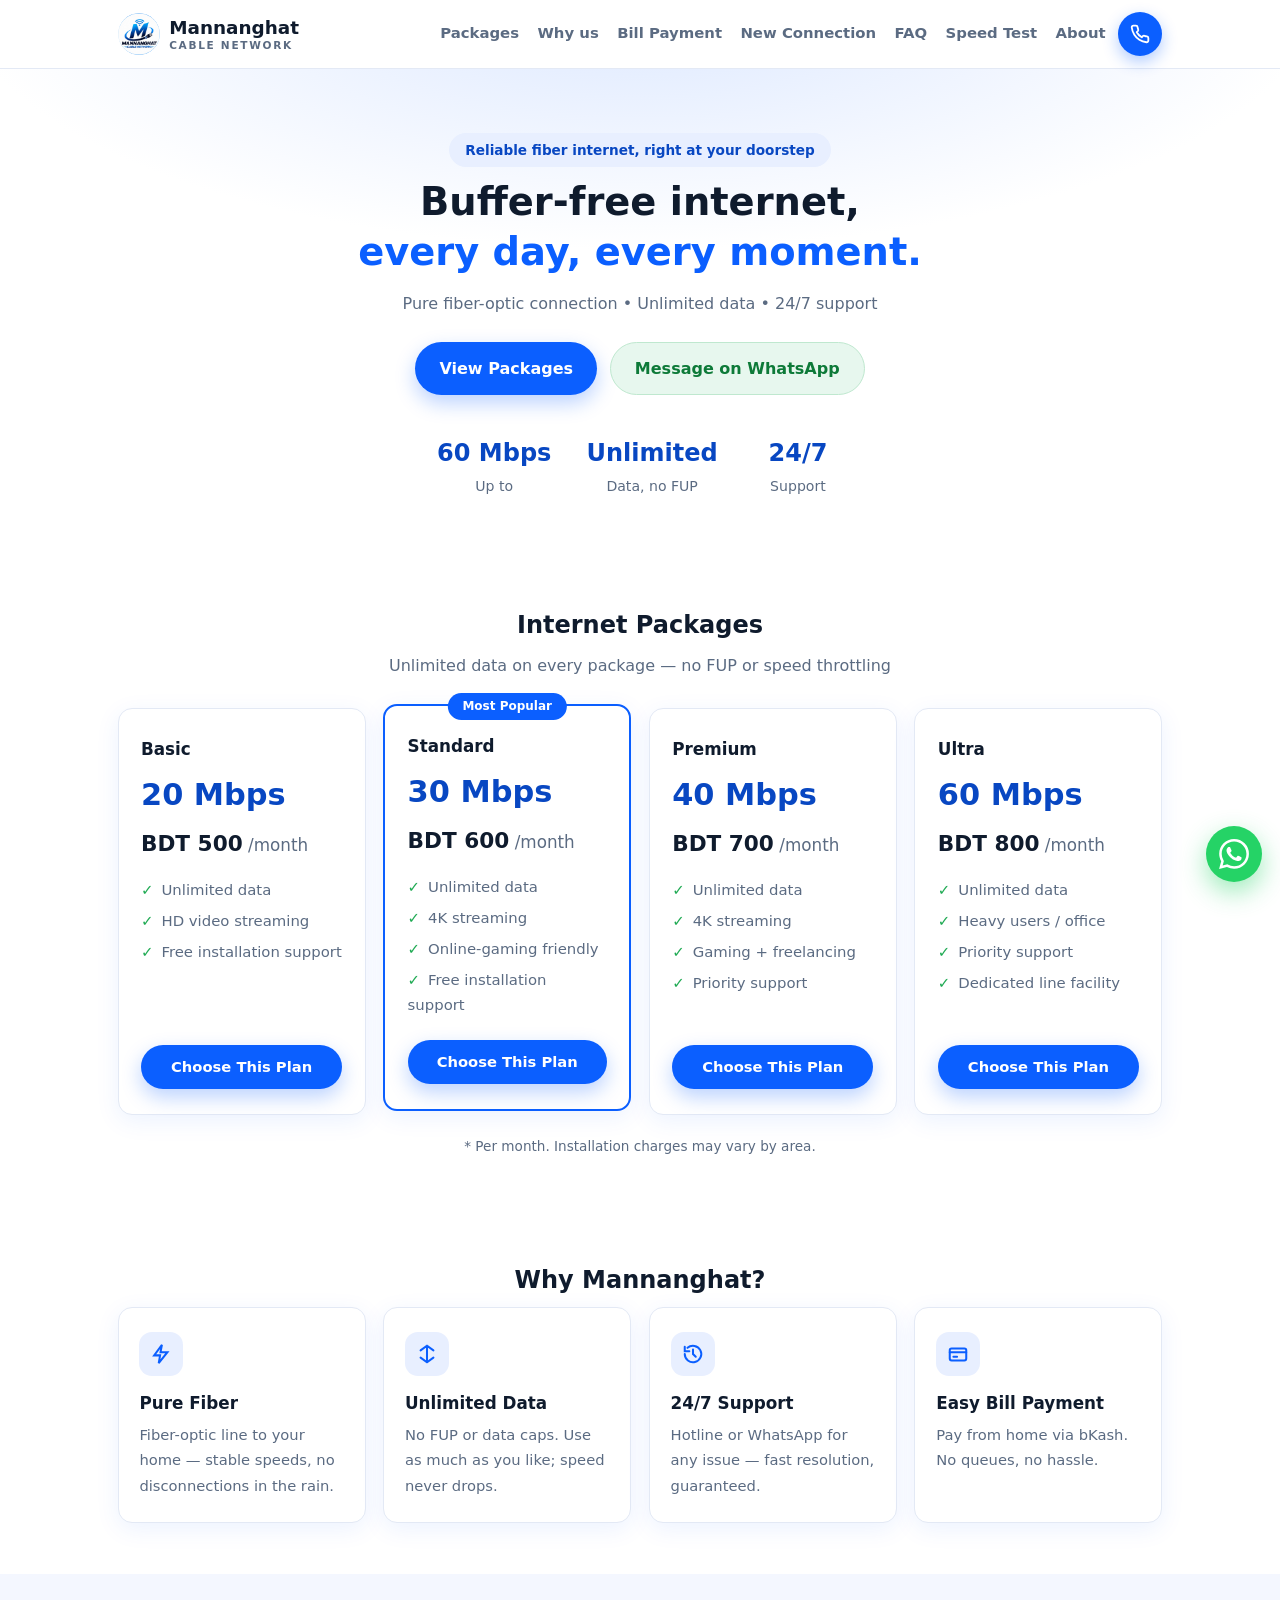
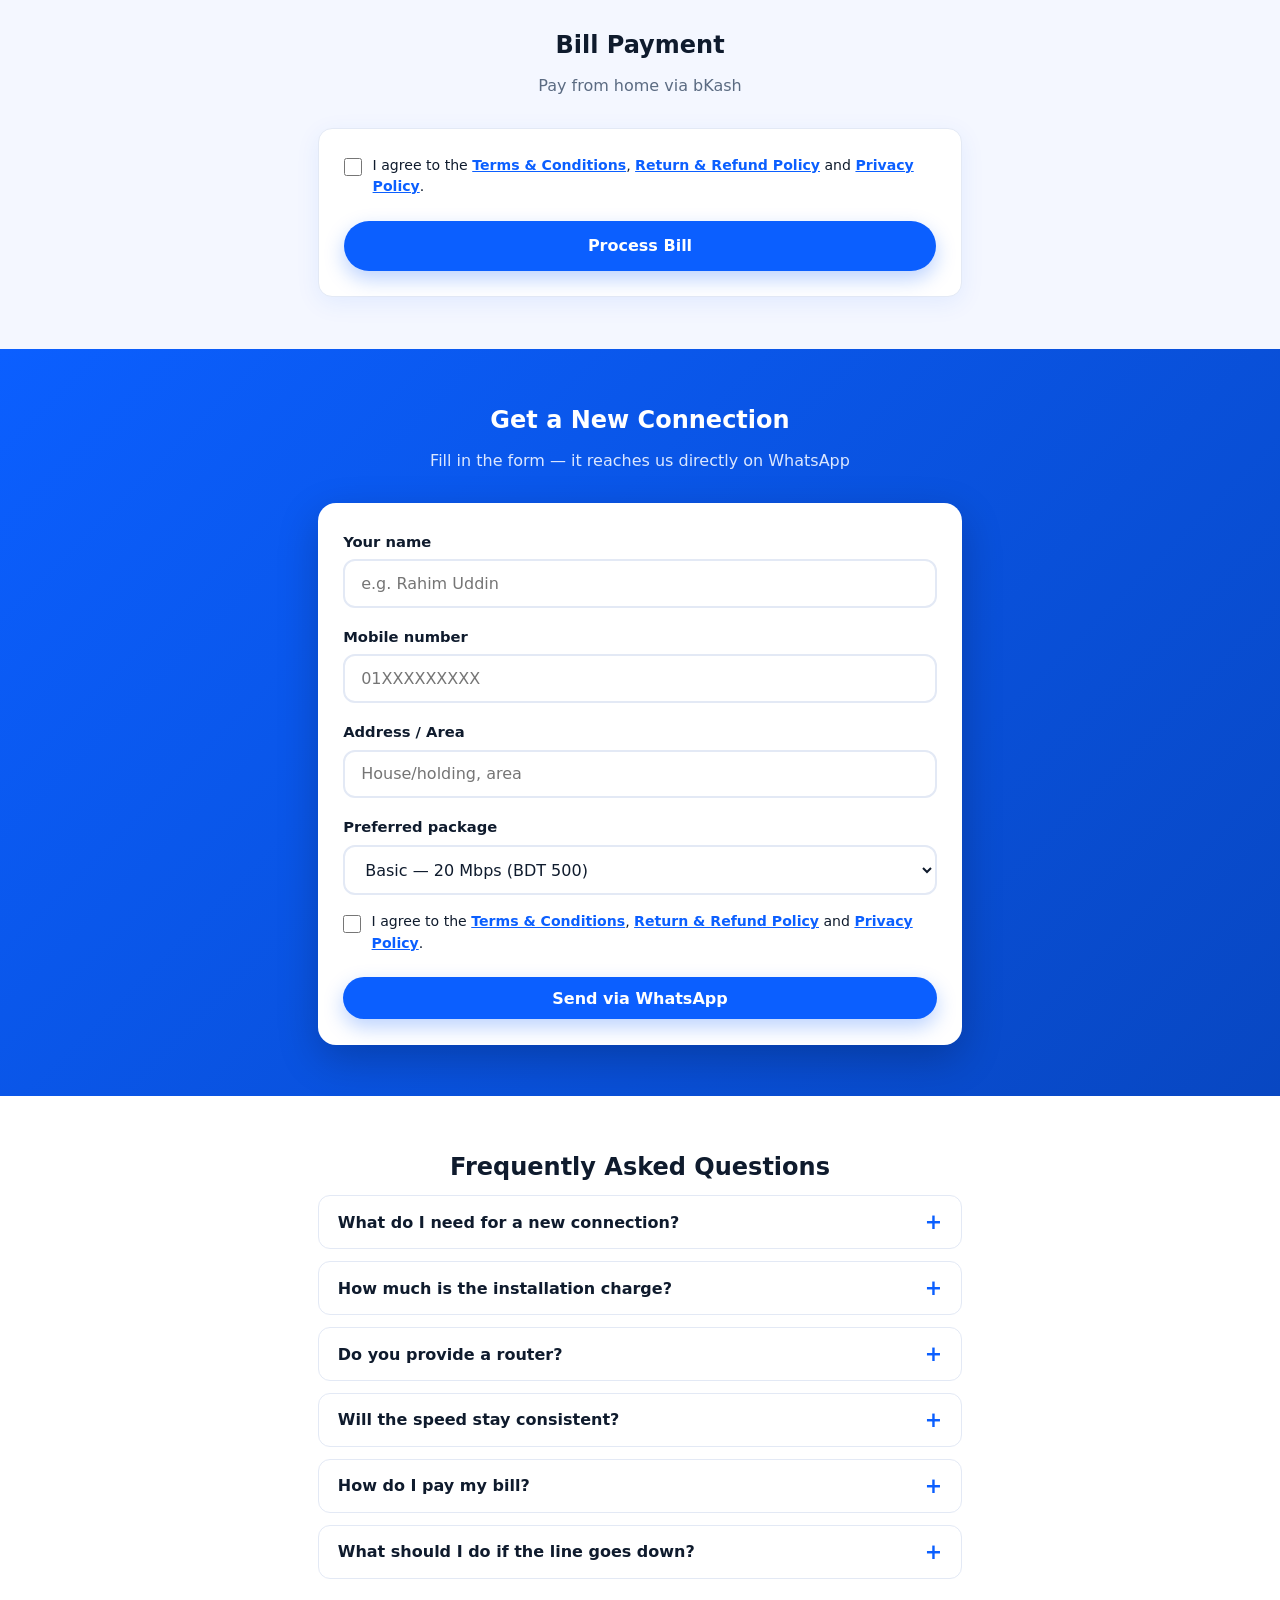
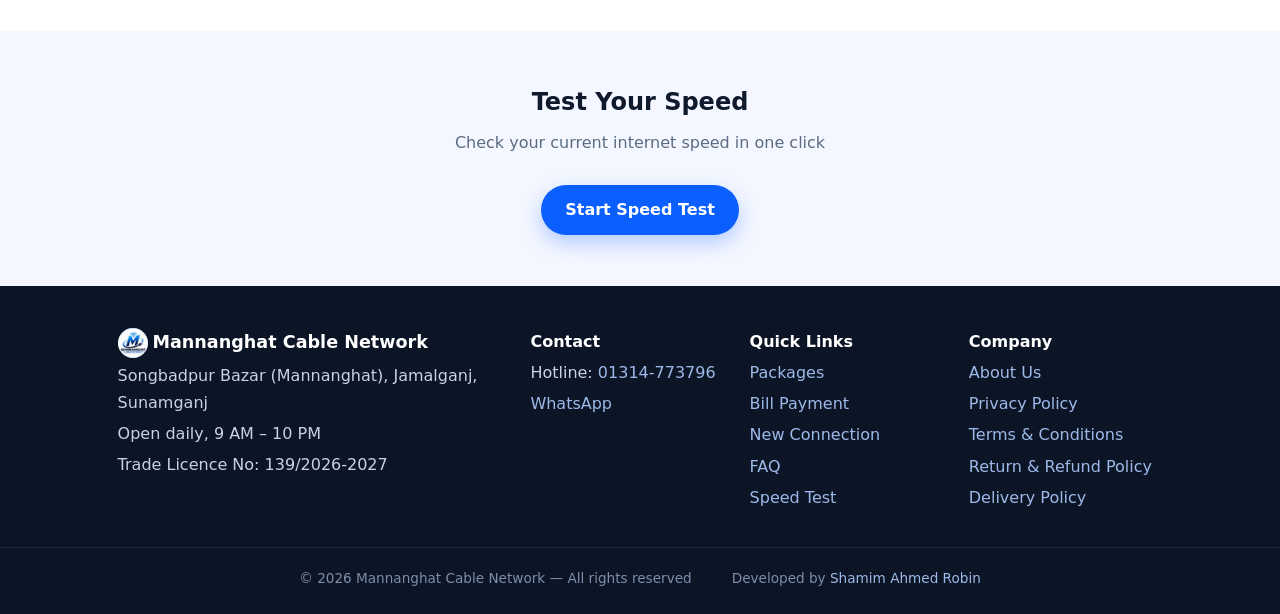
<file: index.html>
<!DOCTYPE html>
<html lang="en">
<head>
<meta charset="UTF-8">
<meta name="viewport" content="width=device-width, initial-scale=1.0">
<title>Mannanghat Cable Network — Reliable Fiber Internet</title>
<meta name="description" content="Mannanghat Cable Network — pure fiber-optic internet, unlimited data, 24/7 support. Packages, bill payment and new connections in one place.">
<link rel="icon" type="image/png" href="images/favicon.png">
<link rel="apple-touch-icon" href="images/apple-touch-icon.png">
<link rel="stylesheet" href="styles.css?v=13">
<script type="application/ld+json">
{"@context":"https://schema.org","@type":"InternetServiceProvider","name":"Mannanghat Cable Network","description":"Fiber-optic internet service provider"}
</script>
</head>
<body>

<!-- ================= Header ================= -->
<header class="header">
  <div class="wrap header-in">
    <a class="logo" href="./" aria-label="Home">
      <img class="logo-img" src="images/logo.png" alt="Mannanghat Cable Network logo" onerror="this.remove()">
      <span class="logo-textwrap"><span class="logo-text" data-cfg="brandShort">Mannanghat</span><span class="logo-sub" data-cfg="brandSub">Cable Network</span></span>
    </a>
    <nav class="nav" aria-label="Main menu">
      <a href="#packages">Packages</a>
      <a href="#why">Why us</a>
      <a href="#payment">Bill Payment</a>
      <a href="#new-connection">New Connection</a>
      <a href="#faq">FAQ</a>
      <a href="speed/">Speed Test</a>
      <a href="about/">About</a>
    </nav>
    <div class="header-actions">
      <a class="icon-btn call" href="tel:01314773796" data-cfg-href="tel:hotline" aria-label="Call hotline">
        <svg viewBox="0 0 24 24" width="20" height="20" fill="none" stroke="currentColor" stroke-width="2.2" stroke-linecap="round" stroke-linejoin="round"><path d="M22 16.9v3a2 2 0 0 1-2.2 2 19.8 19.8 0 0 1-8.6-3.1 19.5 19.5 0 0 1-6-6A19.8 19.8 0 0 1 2.1 4.2 2 2 0 0 1 4.1 2h3a2 2 0 0 1 2 1.7c.13.96.36 1.9.7 2.8a2 2 0 0 1-.45 2.1L8.1 9.9a16 16 0 0 0 6 6l1.3-1.3a2 2 0 0 1 2.1-.45c.9.34 1.84.57 2.8.7a2 2 0 0 1 1.7 2Z"/></svg>
      </a>
      <button class="icon-btn menu" id="menuBtn" aria-label="Open menu" aria-expanded="false" aria-controls="siteMenu">
        <svg class="ic-bars" viewBox="0 0 24 24" width="20" height="20" fill="none" stroke="currentColor" stroke-width="2.4" stroke-linecap="round"><path d="M4 7h16M4 12h16M4 17h16"/></svg>
        <svg class="ic-x" viewBox="0 0 24 24" width="20" height="20" fill="none" stroke="currentColor" stroke-width="2.4" stroke-linecap="round"><path d="M6 6l12 12M18 6L6 18"/></svg>
      </button>
    </div>
  </div>
  <nav class="drawer" id="siteMenu" aria-label="Site menu" hidden>
    <a href="#packages">Packages</a>
    <a href="#why">Why us</a>
    <a href="#payment">Bill Payment</a>
    <a href="#new-connection">New Connection</a>
    <a href="#faq">FAQ</a>
    <a href="speed/">Speed Test</a>
    <a href="about/">About</a>
  </nav>
</header>

<main>

<!-- ================= Hero ================= -->
<section class="hero">
  <div class="wrap hero-in">
    <p class="eyebrow" data-cfg="tagline">Reliable fiber internet, right at your doorstep</p>
    <h1><span data-cfg="heroTitle">Buffer-free internet,</span><br><span class="accent" data-cfg="heroTitleAccent">every day, every moment.</span></h1>
    <p class="hero-sub" data-cfg="heroSub">Pure fiber-optic connection • Unlimited data • 24/7 support</p>
    <div class="hero-cta">
      <a class="btn btn-primary" href="#packages">View Packages</a>
      <a class="btn btn-wa" data-cfg-href="wa:whatsapp" href="#" target="_blank" rel="noopener">Message on WhatsApp</a>
    </div>
    <div class="hero-stats">
      <div><strong data-cfg="statSpeed">60 Mbps</strong><span>Up to</span></div>
      <div><strong>Unlimited</strong><span>Data, no FUP</span></div>
      <div><strong>24/7</strong><span>Support</span></div>
    </div>
  </div>
</section>

<!-- ================= Notice ================= -->
<section class="notice wrap" id="noticeSection" hidden>
  <div class="notice-card">
    <span class="notice-tag">Notice</span>
    <div id="noticeList"></div>
  </div>
</section>

<!-- ================= Packages ================= -->
<section class="section" id="packages">
  <div class="wrap">
    <h2>Internet Packages</h2>
    <p class="sec-sub">Unlimited data on every package — no FUP or speed throttling</p>
    <div class="cards" id="packageCards"></div>
    <p class="fine">* Per month. Installation charges may vary by area.</p>
  </div>
</section>

<!-- ================= Coverage ================= -->
<section class="section alt" id="coverage">
  <div class="wrap">
    <h2>Coverage Areas</h2>
    <p class="sec-sub">Type your area name to check whether our service is available</p>
    <div class="search-box">
      <input type="search" id="areaSearch" placeholder="Type area name…" aria-label="Search area" autocomplete="off">
    </div>
    <div class="area-result" id="areaResult" role="status"></div>
    <div class="area-chips" id="areaChips"></div>
    <p class="center" style="margin-top:1.25rem">Can't find your area?
      <a class="link" data-cfg-href="watext:Callback request — I want service in my area" href="#" target="_blank" rel="noopener">let us know here</a> —
      we'll call you back.</p>
  </div>
</section>

<!-- ================= Why us ================= -->
<section class="section" id="why">
  <div class="wrap">
    <h2>Why <span data-cfg="brandShort">Mannanghat</span>?</h2>
    <div class="feat-grid" id="featureGrid"></div>
  </div>
</section>

<!-- ================= Bill payment ================= -->
<section class="section alt" id="payment">
  <div class="wrap narrow">
    <h2>Bill Payment</h2>
    <p class="sec-sub">Pay from home via bKash</p>
    <div class="bill-gate">
      <label class="agree"><input type="checkbox" id="billAgree"> <span>I agree to the <a href="terms/">Terms &amp; Conditions</a>, <a href="refund/">Return &amp; Refund Policy</a> and <a href="privacy/">Privacy Policy</a>.</span></label>
      <p class="form-err" id="billAgreeErr" role="alert" hidden>Please accept the Terms &amp; Conditions, Return &amp; Refund Policy and Privacy Policy to continue.</p>
      <a class="btn btn-primary btn-block" id="processBillBtn" href="bill/">Process Bill</a>
    </div>
  </div>
</section>

<!-- ================= New connection ================= -->
<section class="section cta-band" id="new-connection">
  <div class="wrap narrow">
    <h2>Get a New Connection</h2>
    <p class="sec-sub">Fill in the form — it reaches us directly on WhatsApp</p>
    <form id="connForm" class="form" novalidate>
      <label>Your name<input type="text" id="fName" placeholder="e.g. Rahim Uddin" required></label>
      <label>Mobile number<input type="tel" id="fPhone" placeholder="01XXXXXXXXX" pattern="01[0-9]{9}" required></label>
      <label>Address / Area<input type="text" id="fAddr" placeholder="House/holding, area" required></label>
      <label>Preferred package<select id="fPack"></select></label>
      <label class="agree"><input type="checkbox" id="fAgree"> <span>I agree to the <a href="terms/">Terms &amp; Conditions</a>, <a href="refund/">Return &amp; Refund Policy</a> and <a href="privacy/">Privacy Policy</a>.</span></label>
      <button type="submit" class="btn btn-primary btn-block">Send via WhatsApp</button>
      <p class="form-err" id="formErr" role="alert" hidden>Please enter your name, a valid mobile number and address.</p>
      <p class="form-err" id="agreeErr" role="alert" hidden>Please accept the Terms &amp; Conditions, Return &amp; Refund Policy and Privacy Policy to continue.</p>
    </form>
  </div>
</section>

<!-- ================= FAQ ================= -->
<section class="section" id="faq">
  <div class="wrap narrow">
    <h2>Frequently Asked Questions</h2>
    <div class="faq-list" id="faqList"></div>
  </div>
</section>

<!-- ================= Speed test ================= -->
<section class="section alt">
  <div class="wrap center">
    <h2>Test Your Speed</h2>
    <p class="sec-sub">Check your current internet speed in one click</p>
    <a class="btn btn-primary" href="speed/">Start Speed Test</a>
  </div>
</section>

</main>

<!-- ================= Footer ================= -->
<footer class="footer">
  <div class="wrap foot-grid">
    <div>
      <p class="foot-brand"><img class="logo-img sm" src="images/logo.png" alt="" onerror="this.remove()"> <span data-cfg="brand">Mannanghat Cable Network</span></p>
      <p data-cfg="address">Songbadpur Bazar (Mannanghat), Jamalganj, Sunamganj</p>
      <p><span data-cfg="hours">Open daily, 9 AM – 10 PM</span></p>
      <p>Trade Licence No: 139/2026-2027</p>
    </div>
    <div>
      <p class="foot-head">Contact</p>
      <p>Hotline: <a data-cfg-href="tel:hotline" data-cfg="hotlineDisplay" href="tel:01314773796">01314-773796</a></p>
      <p><a data-cfg-href="wa:whatsapp" href="#" target="_blank" rel="noopener">WhatsApp</a><span data-fb-wrap> · <a data-cfg-href="ext:facebook" href="#" target="_blank" rel="noopener">Facebook</a></span></p>
    </div>
    <div>
      <p class="foot-head">Quick Links</p>
      <p><a href="#packages">Packages</a></p>
      <p><a href="#payment">Bill Payment</a></p>
      <p><a href="#new-connection">New Connection</a></p>
      <p><a href="#faq">FAQ</a></p>
      <p><a href="speed/">Speed Test</a></p>
    </div>
    <div>
      <p class="foot-head">Company</p>
      <p><a href="about/">About Us</a></p>
      <p><a href="privacy/">Privacy Policy</a></p>
      <p><a href="terms/">Terms &amp; Conditions</a></p>
      <p><a href="refund/">Return &amp; Refund Policy</a></p>
      <p><a href="delivery/">Delivery Policy</a></p>
    </div>
  </div>
  <div class="foot-bottom">
  <p class="copy">© <span id="year"></span> <span data-cfg="brand">Mannanghat Cable Network</span> — All rights reserved</p>
  <p class="credit">Developed by <a href="https://shamimahmedrobin.vercel.app/" target="_blank" rel="noopener">Shamim Ahmed Robin</a></p>
  </div>
</footer>

<!-- Floating WhatsApp button -->
<a class="wa-float" data-cfg-href="wa:whatsapp" href="#" target="_blank" rel="noopener" aria-label="Chat on WhatsApp">
  <svg viewBox="0 0 24 24" width="30" height="30" fill="currentColor" aria-hidden="true"><path d="M17.472 14.382c-.297-.149-1.758-.867-2.03-.967-.273-.099-.471-.148-.67.15-.197.297-.767.966-.94 1.164-.173.199-.347.223-.644.075-.297-.15-1.255-.463-2.39-1.475-.883-.788-1.48-1.761-1.653-2.059-.173-.297-.018-.458.13-.606.134-.133.298-.347.446-.52.149-.174.198-.298.298-.497.099-.198.05-.371-.025-.52-.075-.149-.669-1.612-.916-2.207-.242-.579-.487-.5-.669-.51-.173-.008-.371-.01-.57-.01-.198 0-.52.074-.792.372-.272.297-1.04 1.016-1.04 2.479 0 1.462 1.065 2.875 1.213 3.074.149.198 2.096 3.2 5.077 4.487.709.306 1.262.489 1.694.625.712.227 1.36.195 1.871.118.571-.085 1.758-.719 2.006-1.413.248-.694.248-1.289.173-1.413-.074-.124-.272-.198-.57-.347m-5.421 7.403h-.004a9.87 9.87 0 01-5.031-1.378l-.361-.214-3.741.982.998-3.648-.235-.374a9.86 9.86 0 01-1.51-5.26c.001-5.45 4.436-9.884 9.888-9.884 2.64 0 5.122 1.03 6.988 2.898a9.825 9.825 0 012.893 6.994c-.003 5.45-4.437 9.884-9.885 9.884m8.413-18.297A11.815 11.815 0 0012.05 0C5.495 0 .16 5.335.157 11.892c0 2.096.547 4.142 1.588 5.945L.057 24l6.305-1.654a11.882 11.882 0 005.683 1.448h.005c6.554 0 11.89-5.335 11.893-11.893a11.821 11.821 0 00-3.48-8.413Z"/></svg>
</a>

<script src="config.js?v=13"></script>
<script src="app.js?v=13"></script>
</body>
</html>
</file>
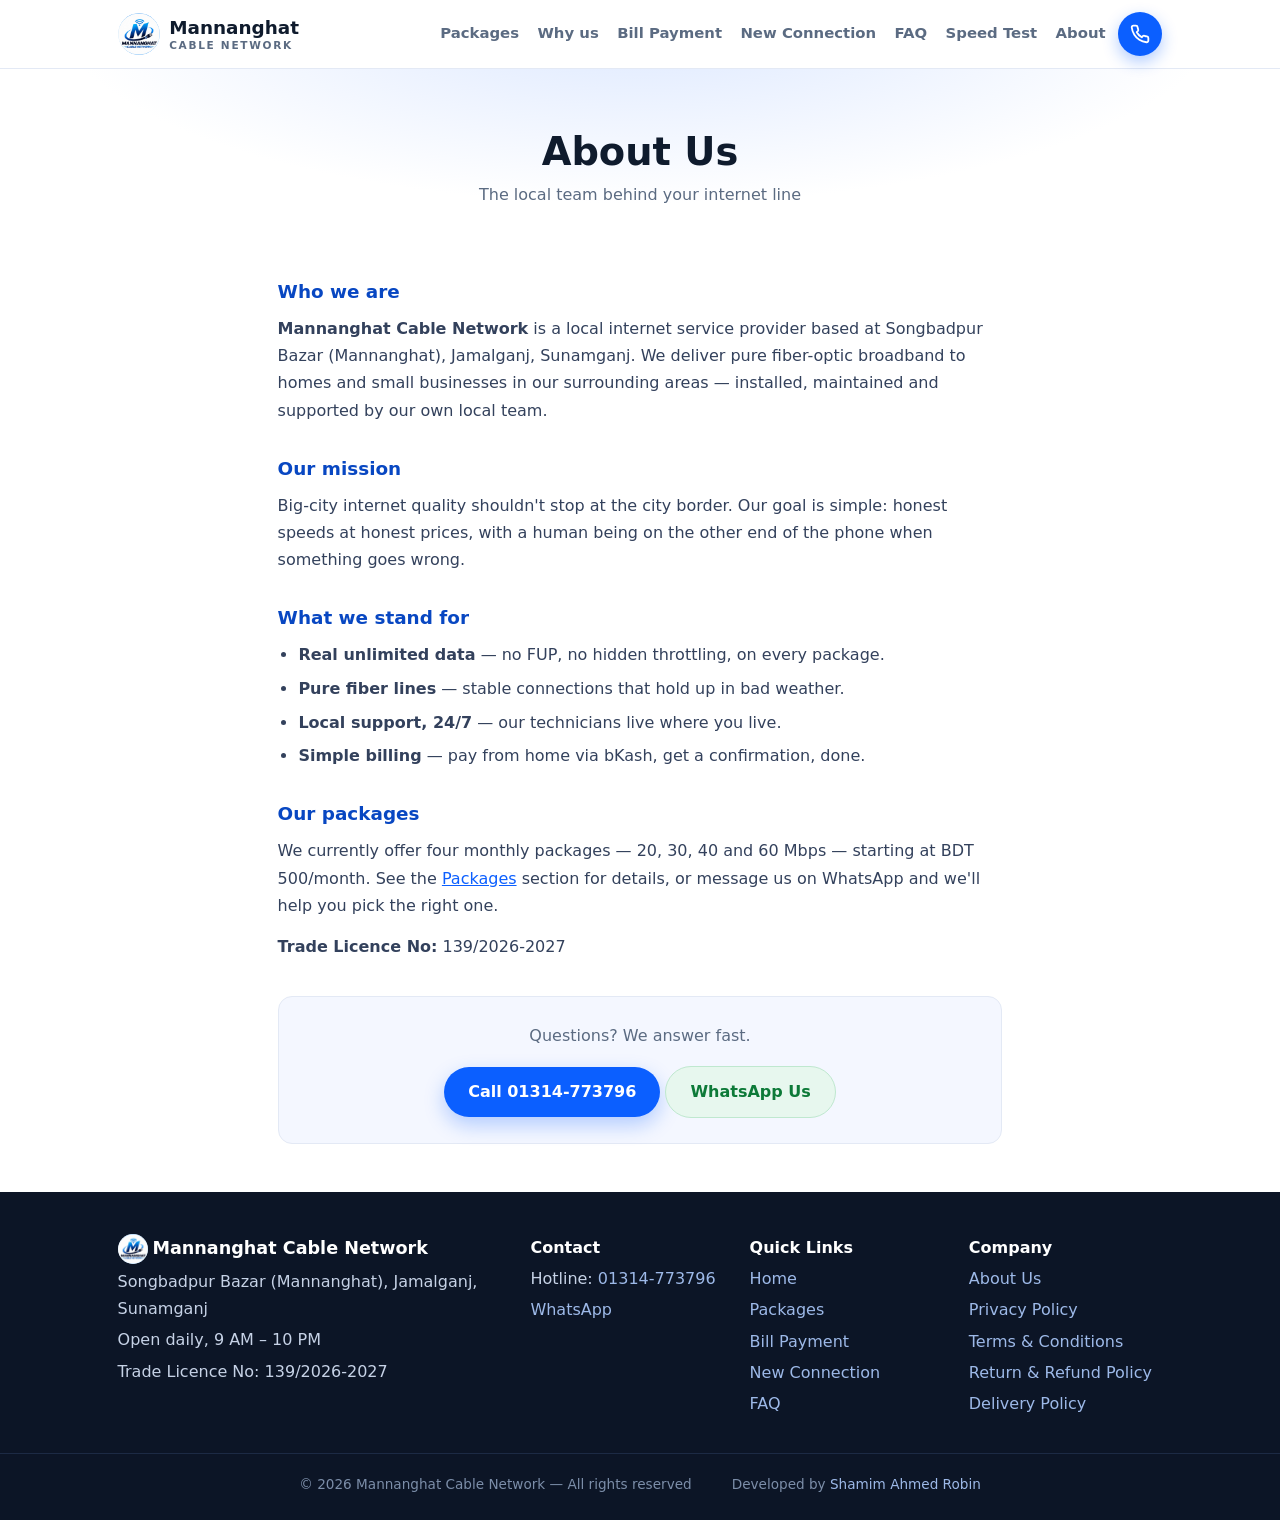
<file: about/index.html>
<!DOCTYPE html>
<html lang="en">
<head>
<meta charset="UTF-8">
<meta name="viewport" content="width=device-width, initial-scale=1.0">
<title>About Us — Mannanghat Cable Network</title>
<meta name="description" content="About Mannanghat Cable Network — a local fiber internet provider in Jamalganj, Sunamganj.">
<link rel="icon" type="image/png" href="../images/favicon.png">
<link rel="apple-touch-icon" href="../images/apple-touch-icon.png">
<link rel="stylesheet" href="../styles.css?v=13">
</head>
<body>

<header class="header">
  <div class="wrap header-in">
    <a class="logo" href="../" aria-label="Home">
      <img class="logo-img" src="../images/logo.png" alt="Mannanghat Cable Network logo" onerror="this.remove()">
      <span class="logo-textwrap"><span class="logo-text">Mannanghat</span><span class="logo-sub">Cable Network</span></span>
    </a>
    <nav class="nav" aria-label="Main menu">
      <a href="../#packages">Packages</a>
      <a href="../#why">Why us</a>
      <a href="../#payment">Bill Payment</a>
      <a href="../#new-connection">New Connection</a>
      <a href="../#faq">FAQ</a>
      <a href="../speed/">Speed Test</a>
      <a href="../about/">About</a>
    </nav>
    <div class="header-actions">
      <a class="icon-btn call" href="tel:01314773796" aria-label="Call hotline">
        <svg viewBox="0 0 24 24" width="20" height="20" fill="none" stroke="currentColor" stroke-width="2.2" stroke-linecap="round" stroke-linejoin="round"><path d="M22 16.9v3a2 2 0 0 1-2.2 2 19.8 19.8 0 0 1-8.6-3.1 19.5 19.5 0 0 1-6-6A19.8 19.8 0 0 1 2.1 4.2 2 2 0 0 1 4.1 2h3a2 2 0 0 1 2 1.7c.13.96.36 1.9.7 2.8a2 2 0 0 1-.45 2.1L8.1 9.9a16 16 0 0 0 6 6l1.3-1.3a2 2 0 0 1 2.1-.45c.9.34 1.84.57 2.8.7a2 2 0 0 1 1.7 2Z"/></svg>
      </a>
      <button class="icon-btn menu" id="menuBtn" aria-label="Open menu" aria-expanded="false" aria-controls="siteMenu">
        <svg class="ic-bars" viewBox="0 0 24 24" width="20" height="20" fill="none" stroke="currentColor" stroke-width="2.4" stroke-linecap="round"><path d="M4 7h16M4 12h16M4 17h16"/></svg>
        <svg class="ic-x" viewBox="0 0 24 24" width="20" height="20" fill="none" stroke="currentColor" stroke-width="2.4" stroke-linecap="round"><path d="M6 6l12 12M18 6L6 18"/></svg>
      </button>
    </div>
  </div>
  <nav class="drawer" id="siteMenu" aria-label="Site menu" hidden>
    <a href="../#packages">Packages</a>
    <a href="../#why">Why us</a>
    <a href="../#payment">Bill Payment</a>
    <a href="../#new-connection">New Connection</a>
    <a href="../#faq">FAQ</a>
    <a href="../speed/">Speed Test</a>
    <a href="../about/">About</a>
  </nav>
</header>

<main>
  <section class="doc-hero">
    <div class="wrap">
      <h1>About Us</h1>
      <p class="sec-sub" style="margin-bottom:0">The local team behind your internet line</p>
    </div>
  </section>

  <div class="doc-body">
    <h2>Who we are</h2>
    <p><strong>Mannanghat Cable Network</strong> is a local internet service provider based at Songbadpur Bazar (Mannanghat), Jamalganj, Sunamganj. We deliver pure fiber-optic broadband to homes and small businesses in our surrounding areas — installed, maintained and supported by our own local team.</p>

    <h2>Our mission</h2>
    <p>Big-city internet quality shouldn't stop at the city border. Our goal is simple: honest speeds at honest prices, with a human being on the other end of the phone when something goes wrong.</p>

    <h2>What we stand for</h2>
    <ul>
      <li><strong>Real unlimited data</strong> — no FUP, no hidden throttling, on every package.</li>
      <li><strong>Pure fiber lines</strong> — stable connections that hold up in bad weather.</li>
      <li><strong>Local support, 24/7</strong> — our technicians live where you live.</li>
      <li><strong>Simple billing</strong> — pay from home via bKash, get a confirmation, done.</li>
    </ul>

    <h2>Our packages</h2>
    <p>We currently offer four monthly packages — 20, 30, 40 and 60 Mbps — starting at BDT 500/month. See the <a href="../#packages">Packages</a> section for details, or message us on WhatsApp and we'll help you pick the right one.</p>

    <p><strong>Trade Licence No:</strong> 139/2026-2027</p>

    <div class="doc-cta">
      <p>Questions? We answer fast.</p>
      <a class="btn btn-primary" href="tel:01314773796">Call 01314-773796</a>
      <a class="btn btn-wa" href="https://wa.me/8801314773796" target="_blank" rel="noopener">WhatsApp Us</a>
    </div>
  </div>
</main>

<footer class="footer">
  <div class="wrap foot-grid">
    <div>
      <p class="foot-brand"><img class="logo-img sm" src="../images/logo.png" alt="" onerror="this.remove()"> Mannanghat Cable Network</p>
      <p>Songbadpur Bazar (Mannanghat), Jamalganj, Sunamganj</p>
      <p>Open daily, 9 AM – 10 PM</p>
      <p>Trade Licence No: 139/2026-2027</p>
    </div>
    <div>
      <p class="foot-head">Contact</p>
      <p>Hotline: <a href="tel:01314773796">01314-773796</a></p>
      <p><a href="https://wa.me/8801314773796" target="_blank" rel="noopener">WhatsApp</a></p>
    </div>
    <div>
      <p class="foot-head">Quick Links</p>
      <p><a href="../">Home</a></p>
      <p><a href="../#packages">Packages</a></p>
      <p><a href="../#payment">Bill Payment</a></p>
      <p><a href="../#new-connection">New Connection</a></p>
      <p><a href="../#faq">FAQ</a></p>
    </div>
    <div>
      <p class="foot-head">Company</p>
      <p><a href="../about/">About Us</a></p>
      <p><a href="../privacy/">Privacy Policy</a></p>
      <p><a href="../terms/">Terms &amp; Conditions</a></p>
      <p><a href="../refund/">Return &amp; Refund Policy</a></p>
      <p><a href="../delivery/">Delivery Policy</a></p>
    </div>
  </div>
  <div class="foot-bottom">
  <p class="copy">© <span id="year"></span> Mannanghat Cable Network — All rights reserved</p>
  <p class="credit">Developed by <a href="https://shamimahmedrobin.vercel.app/" target="_blank" rel="noopener">Shamim Ahmed Robin</a></p>
  </div>
</footer>
<script src="../config.js?v=13"></script>
<script src="../app.js?v=13"></script>
</body>
</html>
</file>
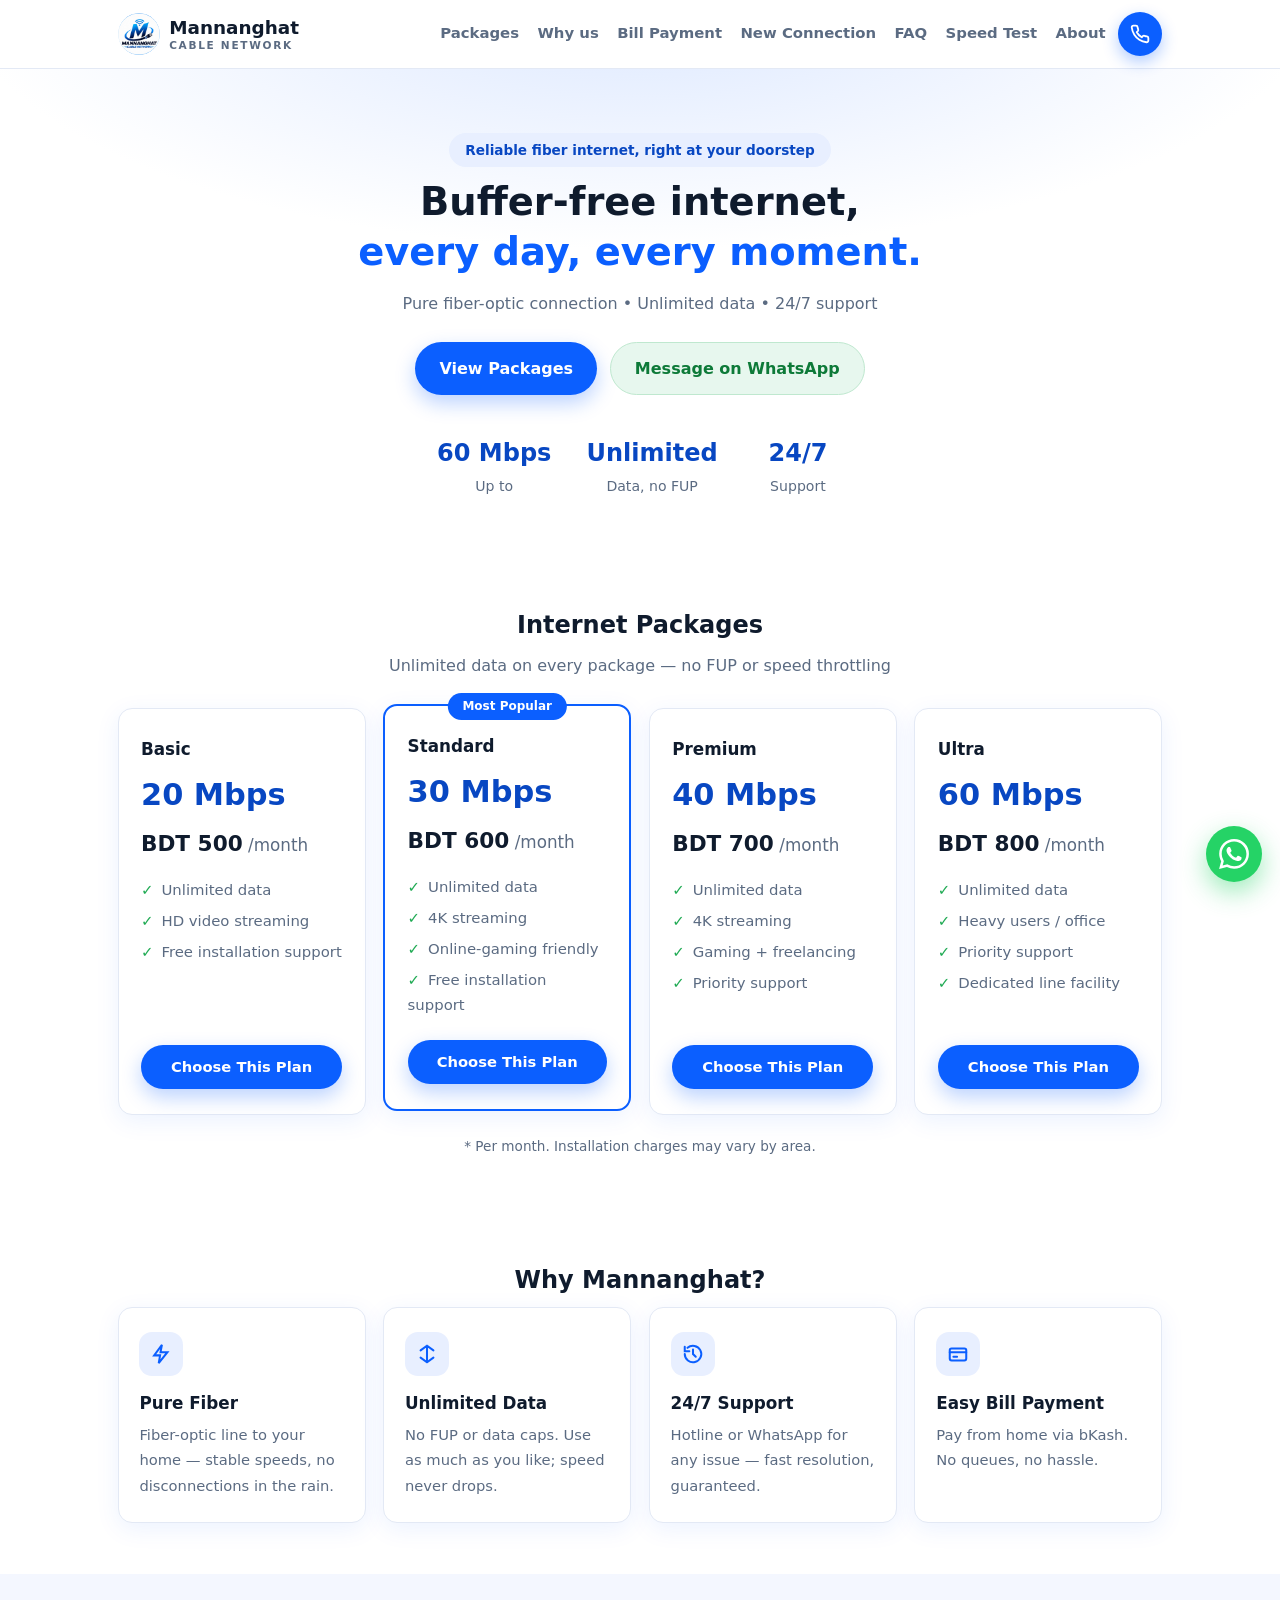
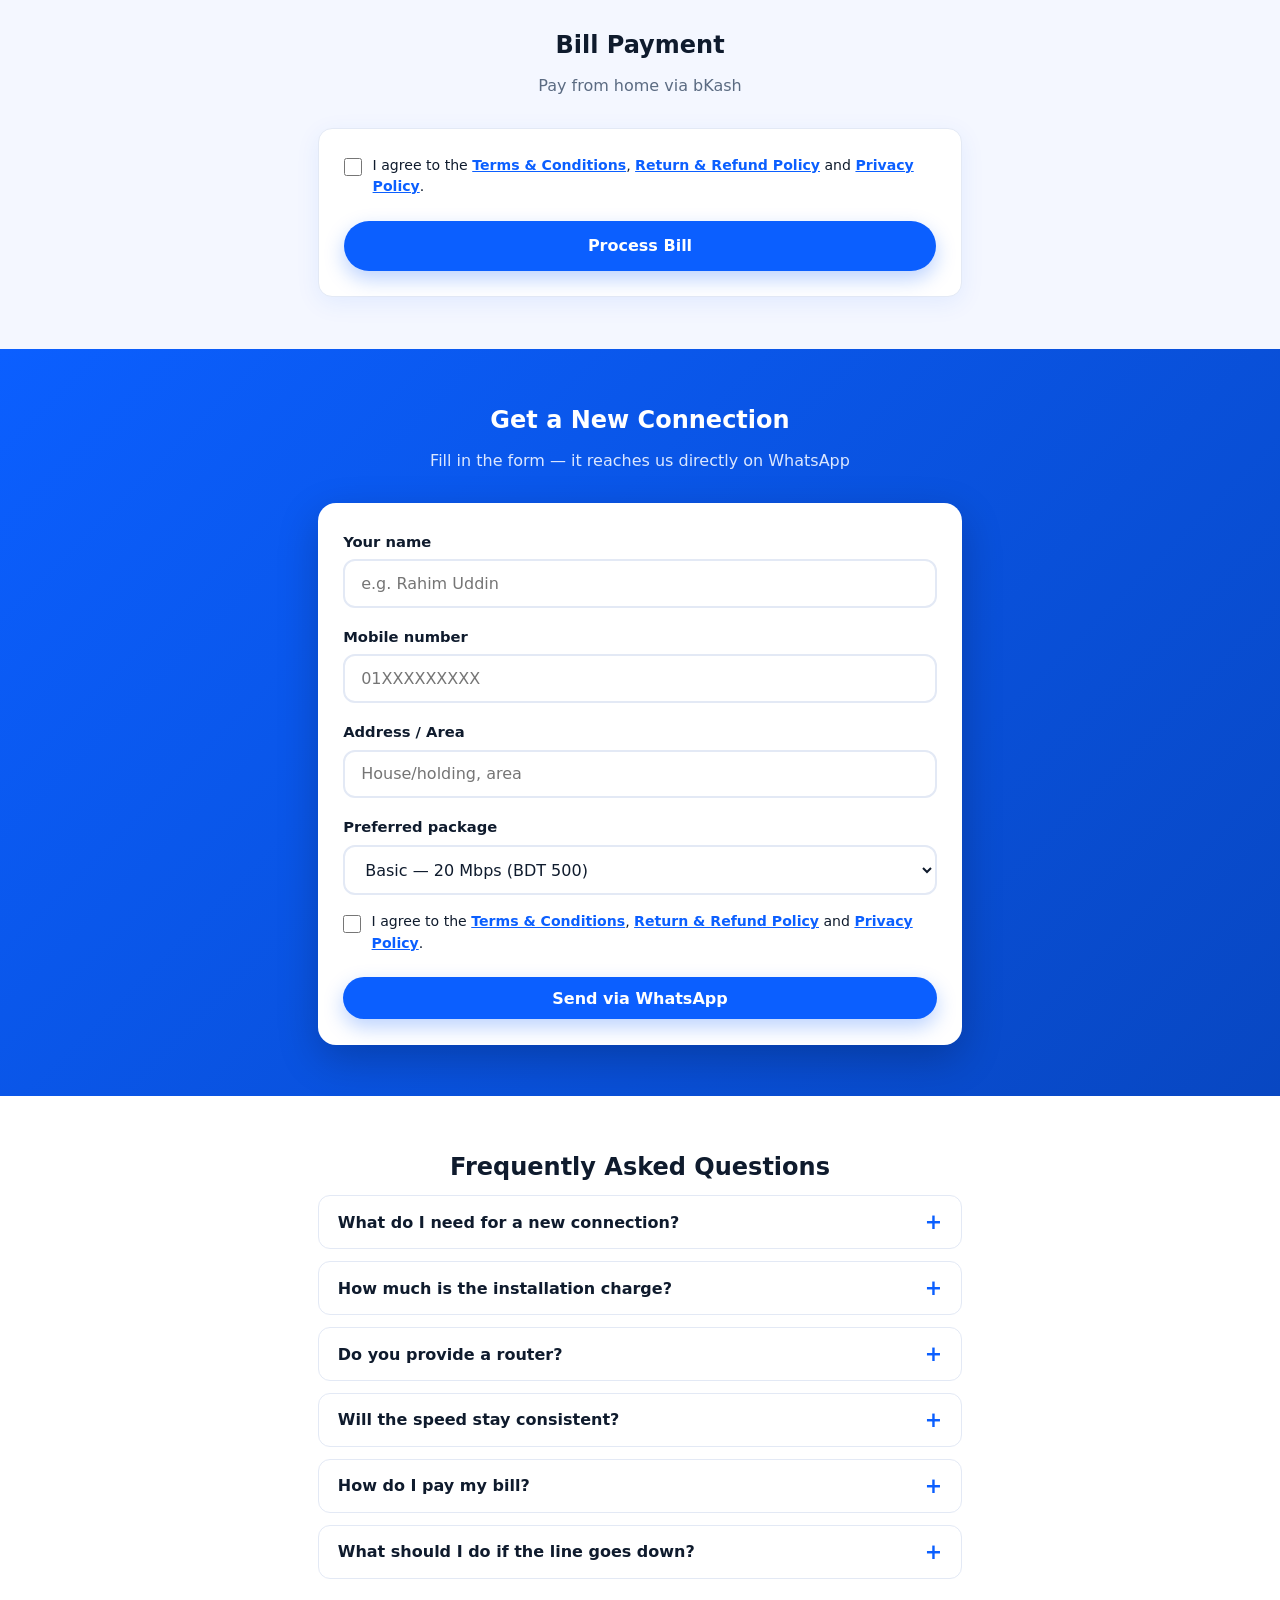
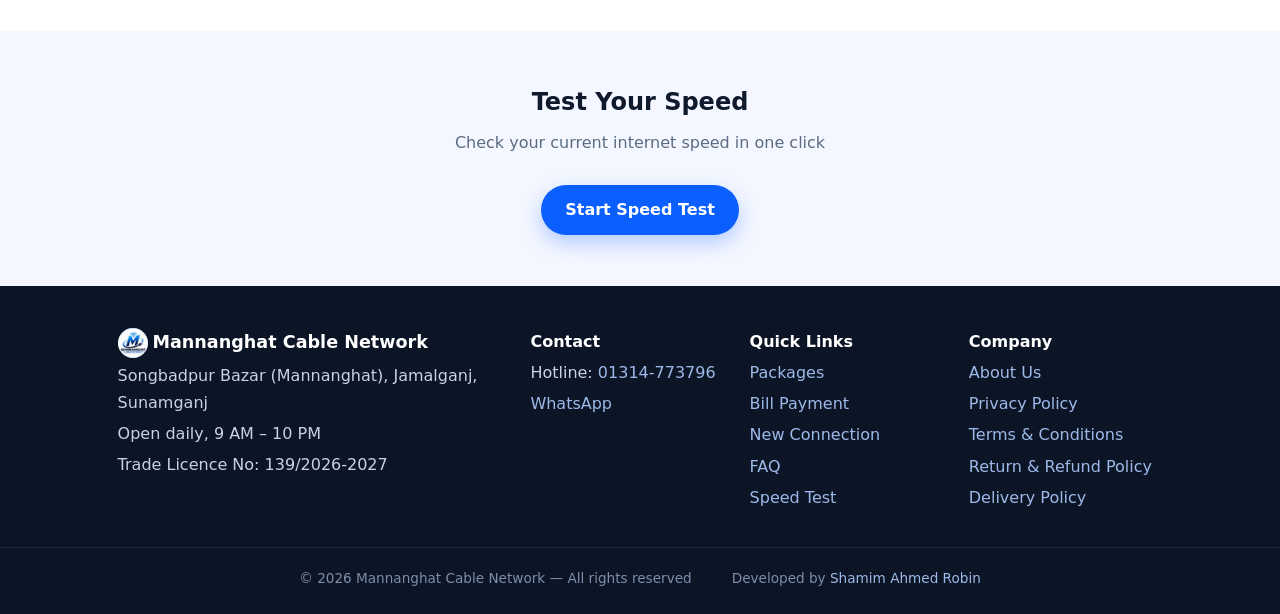
<file: bill/index.html>
<!DOCTYPE html>
<html lang="en">
<head>
<meta charset="UTF-8">
<meta name="viewport" content="width=device-width, initial-scale=1.0">
<title>Bill Payment — Mannanghat Cable Network</title>
<meta name="description" content="Pay your Mannanghat Cable Network internet bill via bKash.">
<link rel="icon" type="image/png" href="../images/favicon.png">
<link rel="apple-touch-icon" href="../images/apple-touch-icon.png">
<link rel="stylesheet" href="../styles.css?v=13">
</head>
<body>

<header class="header">
  <div class="wrap header-in">
    <a class="logo" href="../" aria-label="Home">
      <img class="logo-img" src="../images/logo.png" alt="Mannanghat Cable Network logo" onerror="this.remove()">
      <span class="logo-textwrap"><span class="logo-text">Mannanghat</span><span class="logo-sub">Cable Network</span></span>
    </a>
    <nav class="nav" aria-label="Main menu">
      <a href="../#packages">Packages</a>
      <a href="../#why">Why us</a>
      <a href="../#payment">Bill Payment</a>
      <a href="../#new-connection">New Connection</a>
      <a href="../#faq">FAQ</a>
      <a href="../speed/">Speed Test</a>
      <a href="../about/">About</a>
    </nav>
    <div class="header-actions">
      <a class="icon-btn call" href="tel:01314773796" aria-label="Call hotline">
        <svg viewBox="0 0 24 24" width="20" height="20" fill="none" stroke="currentColor" stroke-width="2.2" stroke-linecap="round" stroke-linejoin="round"><path d="M22 16.9v3a2 2 0 0 1-2.2 2 19.8 19.8 0 0 1-8.6-3.1 19.5 19.5 0 0 1-6-6A19.8 19.8 0 0 1 2.1 4.2 2 2 0 0 1 4.1 2h3a2 2 0 0 1 2 1.7c.13.96.36 1.9.7 2.8a2 2 0 0 1-.45 2.1L8.1 9.9a16 16 0 0 0 6 6l1.3-1.3a2 2 0 0 1 2.1-.45c.9.34 1.84.57 2.8.7a2 2 0 0 1 1.7 2Z"/></svg>
      </a>
      <button class="icon-btn menu" id="menuBtn" aria-label="Open menu" aria-expanded="false" aria-controls="siteMenu">
        <svg class="ic-bars" viewBox="0 0 24 24" width="20" height="20" fill="none" stroke="currentColor" stroke-width="2.4" stroke-linecap="round"><path d="M4 7h16M4 12h16M4 17h16"/></svg>
        <svg class="ic-x" viewBox="0 0 24 24" width="20" height="20" fill="none" stroke="currentColor" stroke-width="2.4" stroke-linecap="round"><path d="M6 6l12 12M18 6L6 18"/></svg>
      </button>
    </div>
  </div>
  <nav class="drawer" id="siteMenu" aria-label="Site menu" hidden>
    <a href="../#packages">Packages</a>
    <a href="../#why">Why us</a>
    <a href="../#payment">Bill Payment</a>
    <a href="../#new-connection">New Connection</a>
    <a href="../#faq">FAQ</a>
    <a href="../speed/">Speed Test</a>
    <a href="../about/">About</a>
  </nav>
</header>

<main>
  <section class="doc-hero">
    <div class="wrap">
      <h1>Bill Payment</h1>
      <p class="sec-sub" style="margin-bottom:0">Pay your monthly bill securely via bKash</p>
    </div>
  </section>

  <section class="section" style="padding-top:1.2rem">
    <div class="wrap">
      <div class="cards pay-cards" id="payCards"></div>
      <ol class="steps" id="paySteps"></ol>

      <div class="doc-cta">
        <p>Paid already? Make sure you entered your customer ID as reference. Forgot it? Contact the helpline.</p>
        <a class="btn btn-primary" href="tel:01314773796">Call 01314-773796</a>
        <a class="btn btn-wa" href="https://wa.me/8801314773796" target="_blank" rel="noopener">WhatsApp Us</a>
      </div>
    </div>
  </section>
</main>

<footer class="footer">
  <div class="wrap foot-grid">
    <div>
      <p class="foot-brand"><img class="logo-img sm" src="../images/logo.png" alt="" onerror="this.remove()"> Mannanghat Cable Network</p>
      <p>Songbadpur Bazar (Mannanghat), Jamalganj, Sunamganj</p>
      <p>Open daily, 9 AM – 10 PM</p>
      <p>Trade Licence No: 139/2026-2027</p>
    </div>
    <div>
      <p class="foot-head">Contact</p>
      <p>Hotline: <a href="tel:01314773796">01314-773796</a></p>
      <p><a href="https://wa.me/8801314773796" target="_blank" rel="noopener">WhatsApp</a></p>
    </div>
    <div>
      <p class="foot-head">Quick Links</p>
      <p><a href="../">Home</a></p>
      <p><a href="../#packages">Packages</a></p>
      <p><a href="../#payment">Bill Payment</a></p>
      <p><a href="../#new-connection">New Connection</a></p>
      <p><a href="../#faq">FAQ</a></p>
    </div>
    <div>
      <p class="foot-head">Company</p>
      <p><a href="../about/">About Us</a></p>
      <p><a href="../privacy/">Privacy Policy</a></p>
      <p><a href="../terms/">Terms &amp; Conditions</a></p>
      <p><a href="../refund/">Return &amp; Refund Policy</a></p>
      <p><a href="../delivery/">Delivery Policy</a></p>
    </div>
  </div>
  <div class="foot-bottom">
  <p class="copy">© <span id="year"></span> Mannanghat Cable Network — All rights reserved</p>
  <p class="credit">Developed by <a href="https://shamimahmedrobin.vercel.app/" target="_blank" rel="noopener">Shamim Ahmed Robin</a></p>
  </div>
</footer>

<script src="../config.js?v=13"></script>
<script src="../app.js?v=13"></script>
</body>
</html>
</file>
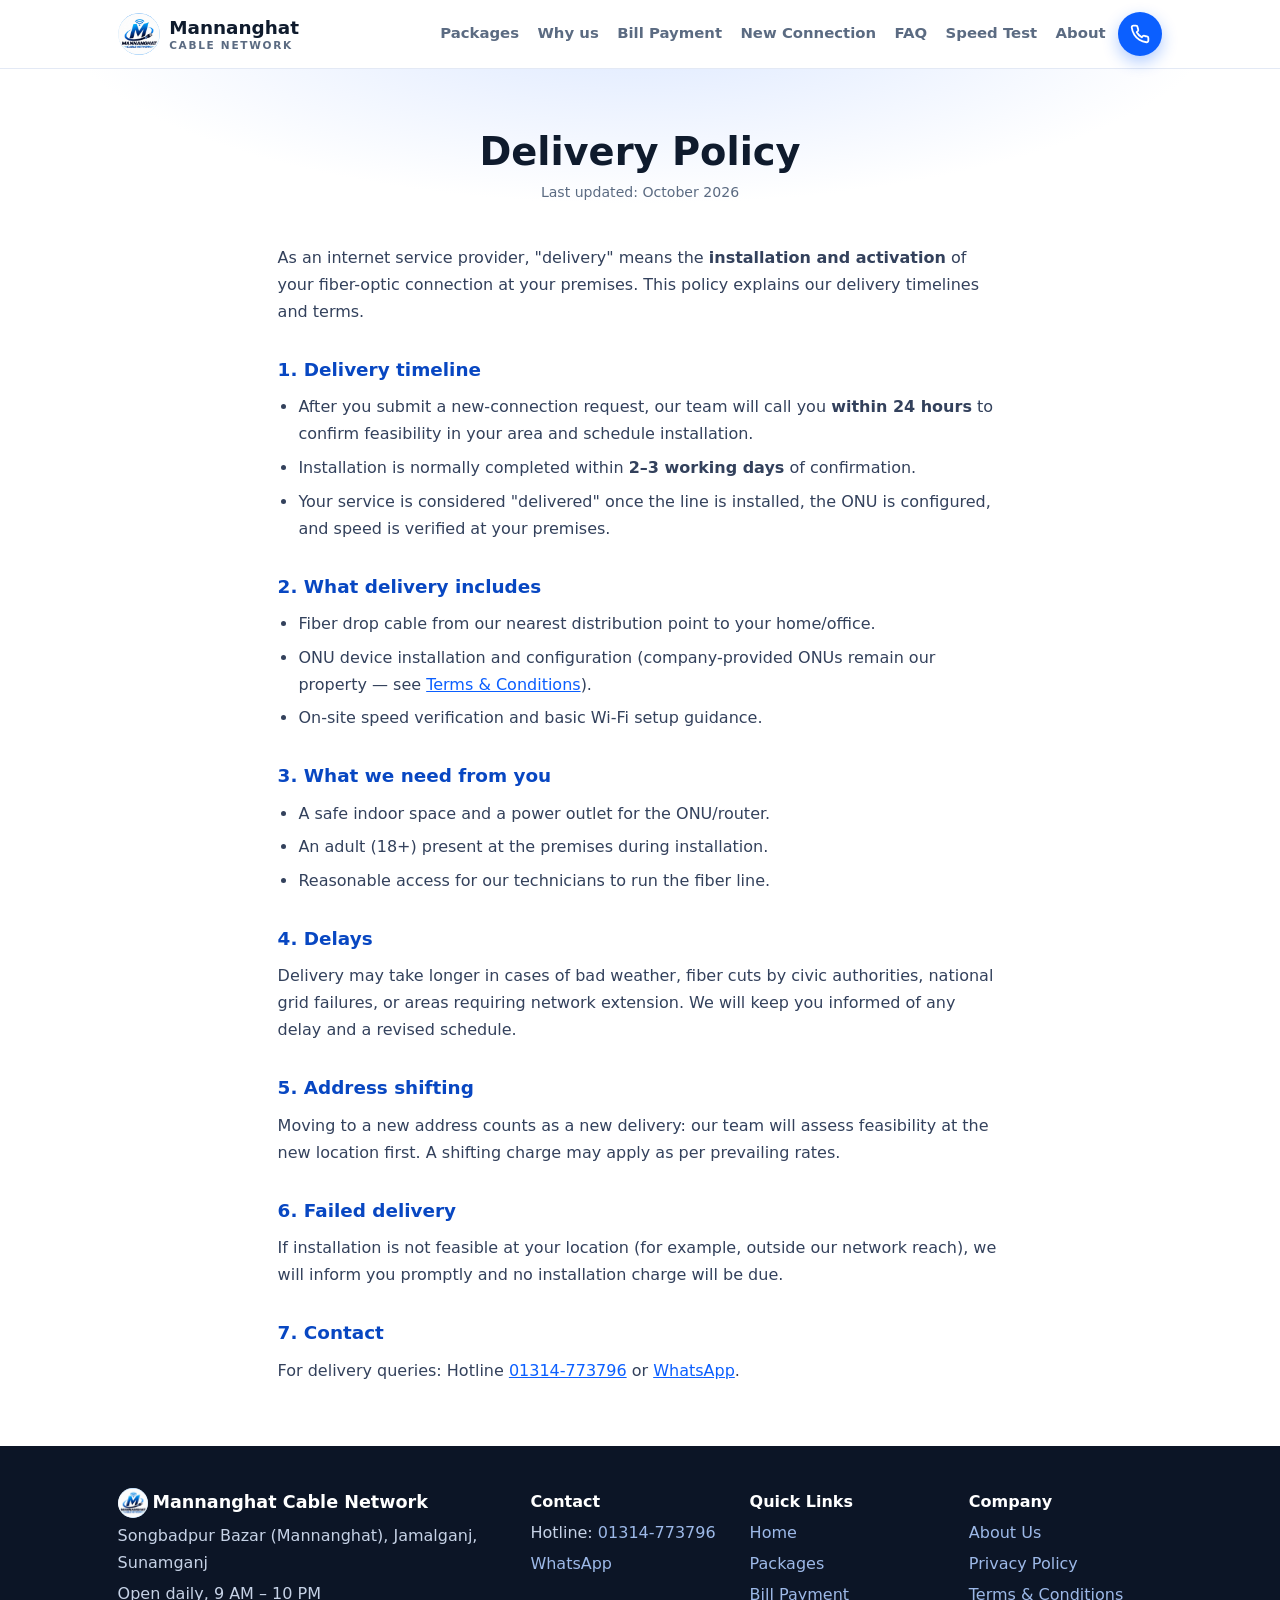
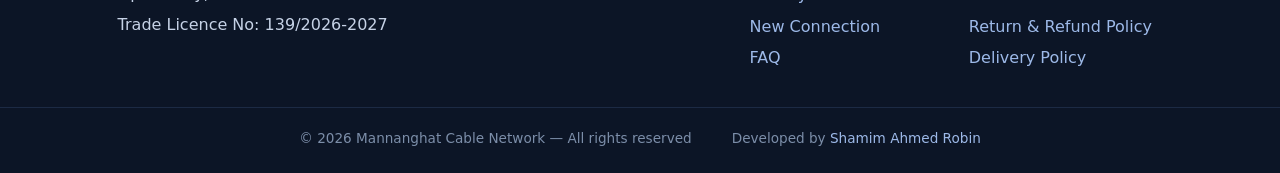
<file: delivery/index.html>
<!DOCTYPE html>
<html lang="en">
<head>
<meta charset="UTF-8">
<meta name="viewport" content="width=device-width, initial-scale=1.0">
<title>Delivery Policy — Mannanghat Cable Network</title>
<meta name="description" content="Delivery Policy of Mannanghat Cable Network: installation timelines and service delivery terms.">
<link rel="icon" type="image/png" href="../images/favicon.png">
<link rel="apple-touch-icon" href="../images/apple-touch-icon.png">
<link rel="stylesheet" href="../styles.css?v=13">
</head>
<body>

<header class="header">
  <div class="wrap header-in">
    <a class="logo" href="../" aria-label="Home">
      <img class="logo-img" src="../images/logo.png" alt="Mannanghat Cable Network logo" onerror="this.remove()">
      <span class="logo-textwrap"><span class="logo-text">Mannanghat</span><span class="logo-sub">Cable Network</span></span>
    </a>
    <nav class="nav" aria-label="Main menu">
      <a href="../#packages">Packages</a>
      <a href="../#why">Why us</a>
      <a href="../#payment">Bill Payment</a>
      <a href="../#new-connection">New Connection</a>
      <a href="../#faq">FAQ</a>
      <a href="../speed/">Speed Test</a>
      <a href="../about/">About</a>
    </nav>
    <div class="header-actions">
      <a class="icon-btn call" href="tel:01314773796" aria-label="Call hotline">
        <svg viewBox="0 0 24 24" width="20" height="20" fill="none" stroke="currentColor" stroke-width="2.2" stroke-linecap="round" stroke-linejoin="round"><path d="M22 16.9v3a2 2 0 0 1-2.2 2 19.8 19.8 0 0 1-8.6-3.1 19.5 19.5 0 0 1-6-6A19.8 19.8 0 0 1 2.1 4.2 2 2 0 0 1 4.1 2h3a2 2 0 0 1 2 1.7c.13.96.36 1.9.7 2.8a2 2 0 0 1-.45 2.1L8.1 9.9a16 16 0 0 0 6 6l1.3-1.3a2 2 0 0 1 2.1-.45c.9.34 1.84.57 2.8.7a2 2 0 0 1 1.7 2Z"/></svg>
      </a>
      <button class="icon-btn menu" id="menuBtn" aria-label="Open menu" aria-expanded="false" aria-controls="siteMenu">
        <svg class="ic-bars" viewBox="0 0 24 24" width="20" height="20" fill="none" stroke="currentColor" stroke-width="2.4" stroke-linecap="round"><path d="M4 7h16M4 12h16M4 17h16"/></svg>
        <svg class="ic-x" viewBox="0 0 24 24" width="20" height="20" fill="none" stroke="currentColor" stroke-width="2.4" stroke-linecap="round"><path d="M6 6l12 12M18 6L6 18"/></svg>
      </button>
    </div>
  </div>
  <nav class="drawer" id="siteMenu" aria-label="Site menu" hidden>
    <a href="../#packages">Packages</a>
    <a href="../#why">Why us</a>
    <a href="../#payment">Bill Payment</a>
    <a href="../#new-connection">New Connection</a>
    <a href="../#faq">FAQ</a>
    <a href="../speed/">Speed Test</a>
    <a href="../about/">About</a>
  </nav>
</header>

<main>
  <section class="doc-hero">
    <div class="wrap">
      <h1>Delivery Policy</h1>
      <p class="updated">Last updated: October 2026</p>
    </div>
  </section>

  <div class="doc-body">
    <p>As an internet service provider, "delivery" means the <strong>installation and activation</strong> of your fiber-optic connection at your premises. This policy explains our delivery timelines and terms.</p>

    <h2>1. Delivery timeline</h2>
    <ul>
      <li>After you submit a new-connection request, our team will call you <strong>within 24 hours</strong> to confirm feasibility in your area and schedule installation.</li>
      <li>Installation is normally completed within <strong>2–3 working days</strong> of confirmation.</li>
      <li>Your service is considered "delivered" once the line is installed, the ONU is configured, and speed is verified at your premises.</li>
    </ul>

    <h2>2. What delivery includes</h2>
    <ul>
      <li>Fiber drop cable from our nearest distribution point to your home/office.</li>
      <li>ONU device installation and configuration (company-provided ONUs remain our property — see <a href="../terms/">Terms &amp; Conditions</a>).</li>
      <li>On-site speed verification and basic Wi-Fi setup guidance.</li>
    </ul>

    <h2>3. What we need from you</h2>
    <ul>
      <li>A safe indoor space and a power outlet for the ONU/router.</li>
      <li>An adult (18+) present at the premises during installation.</li>
      <li>Reasonable access for our technicians to run the fiber line.</li>
    </ul>

    <h2>4. Delays</h2>
    <p>Delivery may take longer in cases of bad weather, fiber cuts by civic authorities, national grid failures, or areas requiring network extension. We will keep you informed of any delay and a revised schedule.</p>

    <h2>5. Address shifting</h2>
    <p>Moving to a new address counts as a new delivery: our team will assess feasibility at the new location first. A shifting charge may apply as per prevailing rates.</p>

    <h2>6. Failed delivery</h2>
    <p>If installation is not feasible at your location (for example, outside our network reach), we will inform you promptly and no installation charge will be due.</p>

    <h2>7. Contact</h2>
    <p>For delivery queries: Hotline <a href="tel:01314773796">01314-773796</a> or <a href="https://wa.me/8801314773796" target="_blank" rel="noopener">WhatsApp</a>.</p>
  </div>
</main>

<footer class="footer">
  <div class="wrap foot-grid">
    <div>
      <p class="foot-brand"><img class="logo-img sm" src="../images/logo.png" alt="" onerror="this.remove()"> Mannanghat Cable Network</p>
      <p>Songbadpur Bazar (Mannanghat), Jamalganj, Sunamganj</p>
      <p>Open daily, 9 AM – 10 PM</p>
      <p>Trade Licence No: 139/2026-2027</p>
    </div>
    <div>
      <p class="foot-head">Contact</p>
      <p>Hotline: <a href="tel:01314773796">01314-773796</a></p>
      <p><a href="https://wa.me/8801314773796" target="_blank" rel="noopener">WhatsApp</a></p>
    </div>
    <div>
      <p class="foot-head">Quick Links</p>
      <p><a href="../">Home</a></p>
      <p><a href="../#packages">Packages</a></p>
      <p><a href="../#payment">Bill Payment</a></p>
      <p><a href="../#new-connection">New Connection</a></p>
      <p><a href="../#faq">FAQ</a></p>
    </div>
    <div>
      <p class="foot-head">Company</p>
      <p><a href="../about/">About Us</a></p>
      <p><a href="../privacy/">Privacy Policy</a></p>
      <p><a href="../terms/">Terms &amp; Conditions</a></p>
      <p><a href="../refund/">Return &amp; Refund Policy</a></p>
      <p><a href="../delivery/">Delivery Policy</a></p>
    </div>
  </div>
  <div class="foot-bottom">
  <p class="copy">© <span id="year"></span> Mannanghat Cable Network — All rights reserved</p>
  <p class="credit">Developed by <a href="https://shamimahmedrobin.vercel.app/" target="_blank" rel="noopener">Shamim Ahmed Robin</a></p>
  </div>
</footer>
<script src="../config.js?v=13"></script>
<script src="../app.js?v=13"></script>
</body>
</html>
</file>
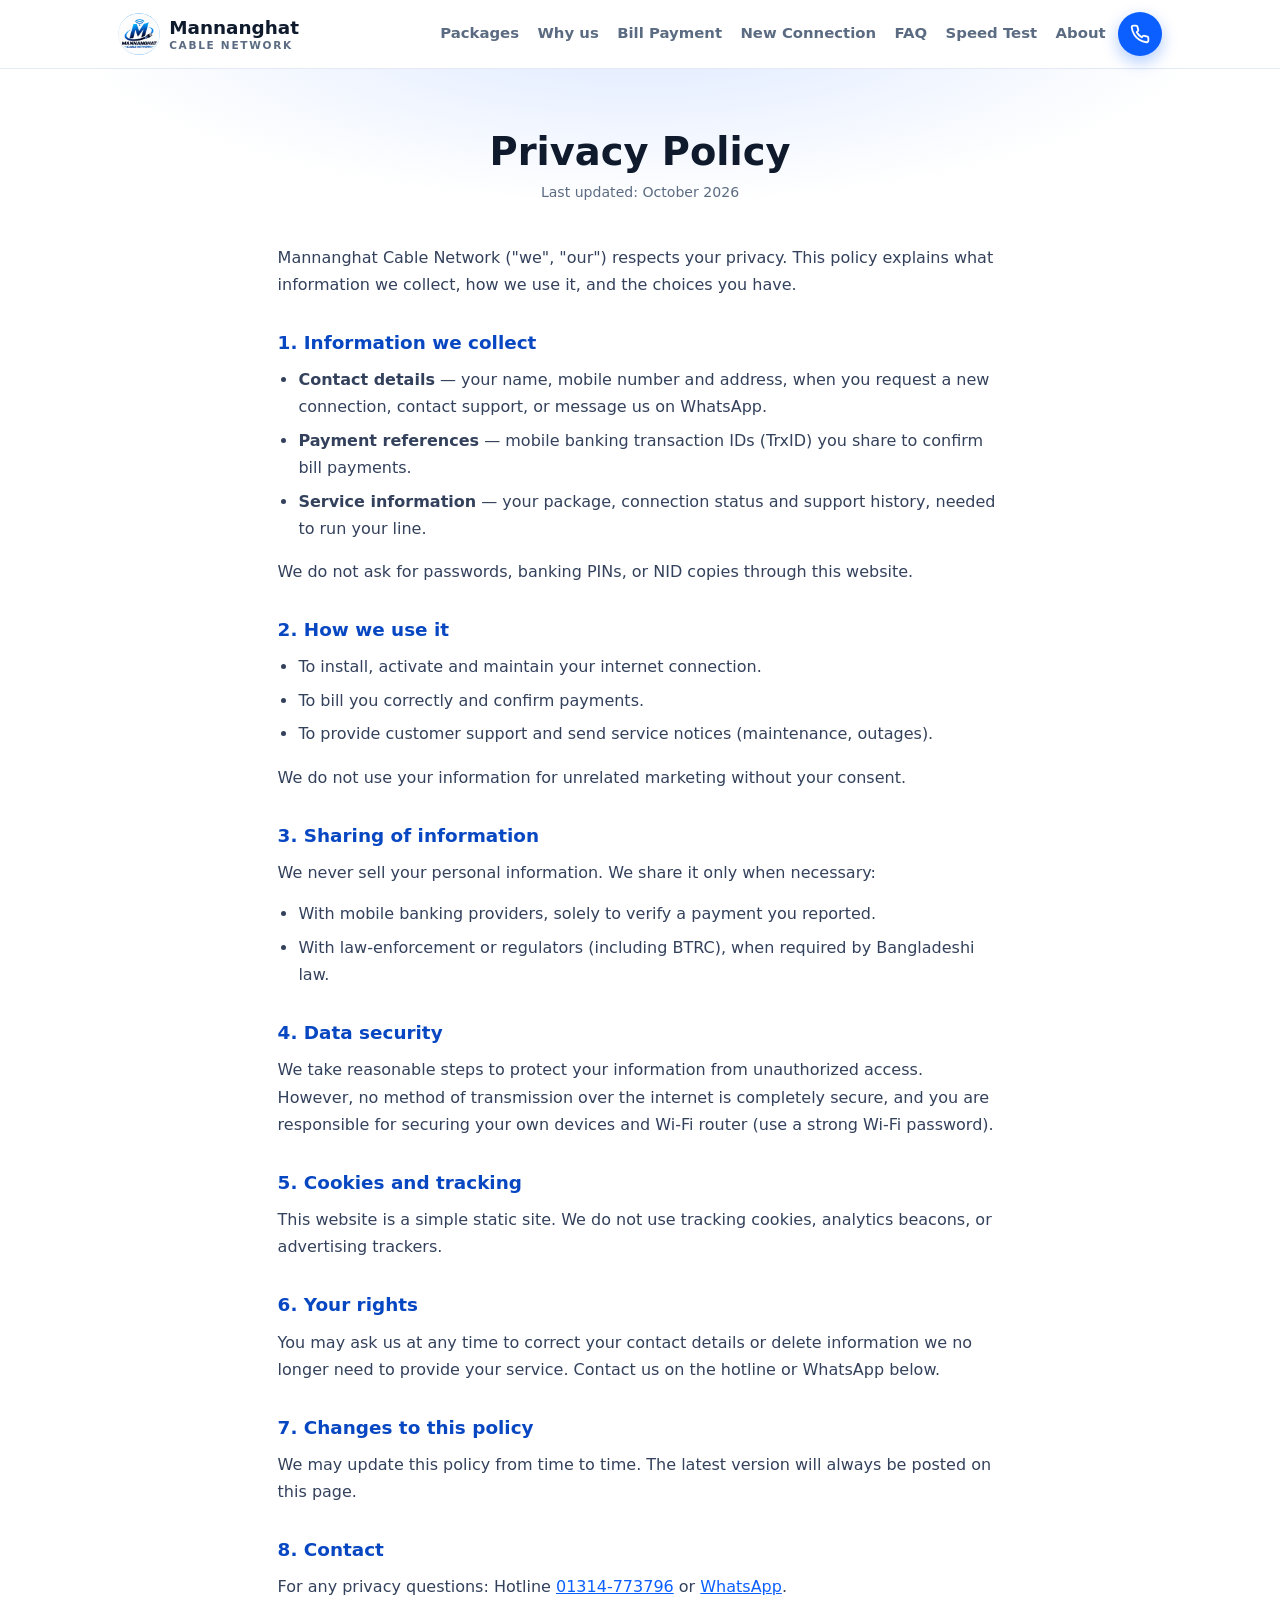
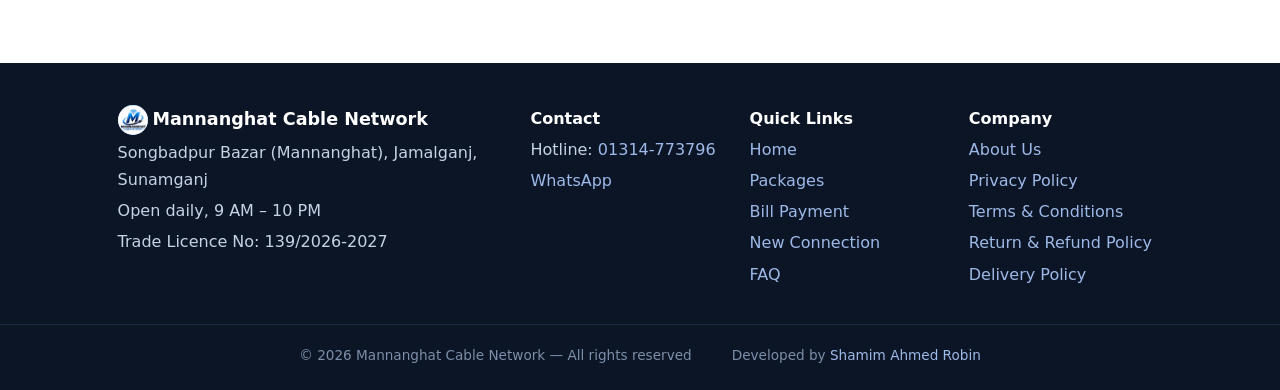
<file: privacy/index.html>
<!DOCTYPE html>
<html lang="en">
<head>
<meta charset="UTF-8">
<meta name="viewport" content="width=device-width, initial-scale=1.0">
<title>Privacy Policy — Mannanghat Cable Network</title>
<meta name="description" content="Privacy Policy of Mannanghat Cable Network: what data we collect and how we use it.">
<link rel="icon" type="image/png" href="../images/favicon.png">
<link rel="apple-touch-icon" href="../images/apple-touch-icon.png">
<link rel="stylesheet" href="../styles.css?v=13">
</head>
<body>

<header class="header">
  <div class="wrap header-in">
    <a class="logo" href="../" aria-label="Home">
      <img class="logo-img" src="../images/logo.png" alt="Mannanghat Cable Network logo" onerror="this.remove()">
      <span class="logo-textwrap"><span class="logo-text">Mannanghat</span><span class="logo-sub">Cable Network</span></span>
    </a>
    <nav class="nav" aria-label="Main menu">
      <a href="../#packages">Packages</a>
      <a href="../#why">Why us</a>
      <a href="../#payment">Bill Payment</a>
      <a href="../#new-connection">New Connection</a>
      <a href="../#faq">FAQ</a>
      <a href="../speed/">Speed Test</a>
      <a href="../about/">About</a>
    </nav>
    <div class="header-actions">
      <a class="icon-btn call" href="tel:01314773796" aria-label="Call hotline">
        <svg viewBox="0 0 24 24" width="20" height="20" fill="none" stroke="currentColor" stroke-width="2.2" stroke-linecap="round" stroke-linejoin="round"><path d="M22 16.9v3a2 2 0 0 1-2.2 2 19.8 19.8 0 0 1-8.6-3.1 19.5 19.5 0 0 1-6-6A19.8 19.8 0 0 1 2.1 4.2 2 2 0 0 1 4.1 2h3a2 2 0 0 1 2 1.7c.13.96.36 1.9.7 2.8a2 2 0 0 1-.45 2.1L8.1 9.9a16 16 0 0 0 6 6l1.3-1.3a2 2 0 0 1 2.1-.45c.9.34 1.84.57 2.8.7a2 2 0 0 1 1.7 2Z"/></svg>
      </a>
      <button class="icon-btn menu" id="menuBtn" aria-label="Open menu" aria-expanded="false" aria-controls="siteMenu">
        <svg class="ic-bars" viewBox="0 0 24 24" width="20" height="20" fill="none" stroke="currentColor" stroke-width="2.4" stroke-linecap="round"><path d="M4 7h16M4 12h16M4 17h16"/></svg>
        <svg class="ic-x" viewBox="0 0 24 24" width="20" height="20" fill="none" stroke="currentColor" stroke-width="2.4" stroke-linecap="round"><path d="M6 6l12 12M18 6L6 18"/></svg>
      </button>
    </div>
  </div>
  <nav class="drawer" id="siteMenu" aria-label="Site menu" hidden>
    <a href="../#packages">Packages</a>
    <a href="../#why">Why us</a>
    <a href="../#payment">Bill Payment</a>
    <a href="../#new-connection">New Connection</a>
    <a href="../#faq">FAQ</a>
    <a href="../speed/">Speed Test</a>
    <a href="../about/">About</a>
  </nav>
</header>

<main>
  <section class="doc-hero">
    <div class="wrap">
      <h1>Privacy Policy</h1>
      <p class="updated">Last updated: October 2026</p>
    </div>
  </section>

  <div class="doc-body">
    <p>Mannanghat Cable Network ("we", "our") respects your privacy. This policy explains what information we collect, how we use it, and the choices you have.</p>

    <h2>1. Information we collect</h2>
    <ul>
      <li><strong>Contact details</strong> — your name, mobile number and address, when you request a new connection, contact support, or message us on WhatsApp.</li>
      <li><strong>Payment references</strong> — mobile banking transaction IDs (TrxID) you share to confirm bill payments.</li>
      <li><strong>Service information</strong> — your package, connection status and support history, needed to run your line.</li>
    </ul>
    <p>We do not ask for passwords, banking PINs, or NID copies through this website.</p>

    <h2>2. How we use it</h2>
    <ul>
      <li>To install, activate and maintain your internet connection.</li>
      <li>To bill you correctly and confirm payments.</li>
      <li>To provide customer support and send service notices (maintenance, outages).</li>
    </ul>
    <p>We do not use your information for unrelated marketing without your consent.</p>

    <h2>3. Sharing of information</h2>
    <p>We never sell your personal information. We share it only when necessary:</p>
    <ul>
      <li>With mobile banking providers, solely to verify a payment you reported.</li>
      <li>With law-enforcement or regulators (including BTRC), when required by Bangladeshi law.</li>
    </ul>

    <h2>4. Data security</h2>
    <p>We take reasonable steps to protect your information from unauthorized access. However, no method of transmission over the internet is completely secure, and you are responsible for securing your own devices and Wi-Fi router (use a strong Wi-Fi password).</p>

    <h2>5. Cookies and tracking</h2>
    <p>This website is a simple static site. We do not use tracking cookies, analytics beacons, or advertising trackers.</p>

    <h2>6. Your rights</h2>
    <p>You may ask us at any time to correct your contact details or delete information we no longer need to provide your service. Contact us on the hotline or WhatsApp below.</p>

    <h2>7. Changes to this policy</h2>
    <p>We may update this policy from time to time. The latest version will always be posted on this page.</p>

    <h2>8. Contact</h2>
    <p>For any privacy questions: Hotline <a href="tel:01314773796">01314-773796</a> or <a href="https://wa.me/8801314773796" target="_blank" rel="noopener">WhatsApp</a>.</p>
  </div>
</main>

<footer class="footer">
  <div class="wrap foot-grid">
    <div>
      <p class="foot-brand"><img class="logo-img sm" src="../images/logo.png" alt="" onerror="this.remove()"> Mannanghat Cable Network</p>
      <p>Songbadpur Bazar (Mannanghat), Jamalganj, Sunamganj</p>
      <p>Open daily, 9 AM – 10 PM</p>
      <p>Trade Licence No: 139/2026-2027</p>
    </div>
    <div>
      <p class="foot-head">Contact</p>
      <p>Hotline: <a href="tel:01314773796">01314-773796</a></p>
      <p><a href="https://wa.me/8801314773796" target="_blank" rel="noopener">WhatsApp</a></p>
    </div>
    <div>
      <p class="foot-head">Quick Links</p>
      <p><a href="../">Home</a></p>
      <p><a href="../#packages">Packages</a></p>
      <p><a href="../#payment">Bill Payment</a></p>
      <p><a href="../#new-connection">New Connection</a></p>
      <p><a href="../#faq">FAQ</a></p>
    </div>
    <div>
      <p class="foot-head">Company</p>
      <p><a href="../about/">About Us</a></p>
      <p><a href="../privacy/">Privacy Policy</a></p>
      <p><a href="../terms/">Terms &amp; Conditions</a></p>
      <p><a href="../refund/">Return &amp; Refund Policy</a></p>
      <p><a href="../delivery/">Delivery Policy</a></p>
    </div>
  </div>
  <div class="foot-bottom">
  <p class="copy">© <span id="year"></span> Mannanghat Cable Network — All rights reserved</p>
  <p class="credit">Developed by <a href="https://shamimahmedrobin.vercel.app/" target="_blank" rel="noopener">Shamim Ahmed Robin</a></p>
  </div>
</footer>
<script src="../config.js?v=13"></script>
<script src="../app.js?v=13"></script>
</body>
</html>
</file>
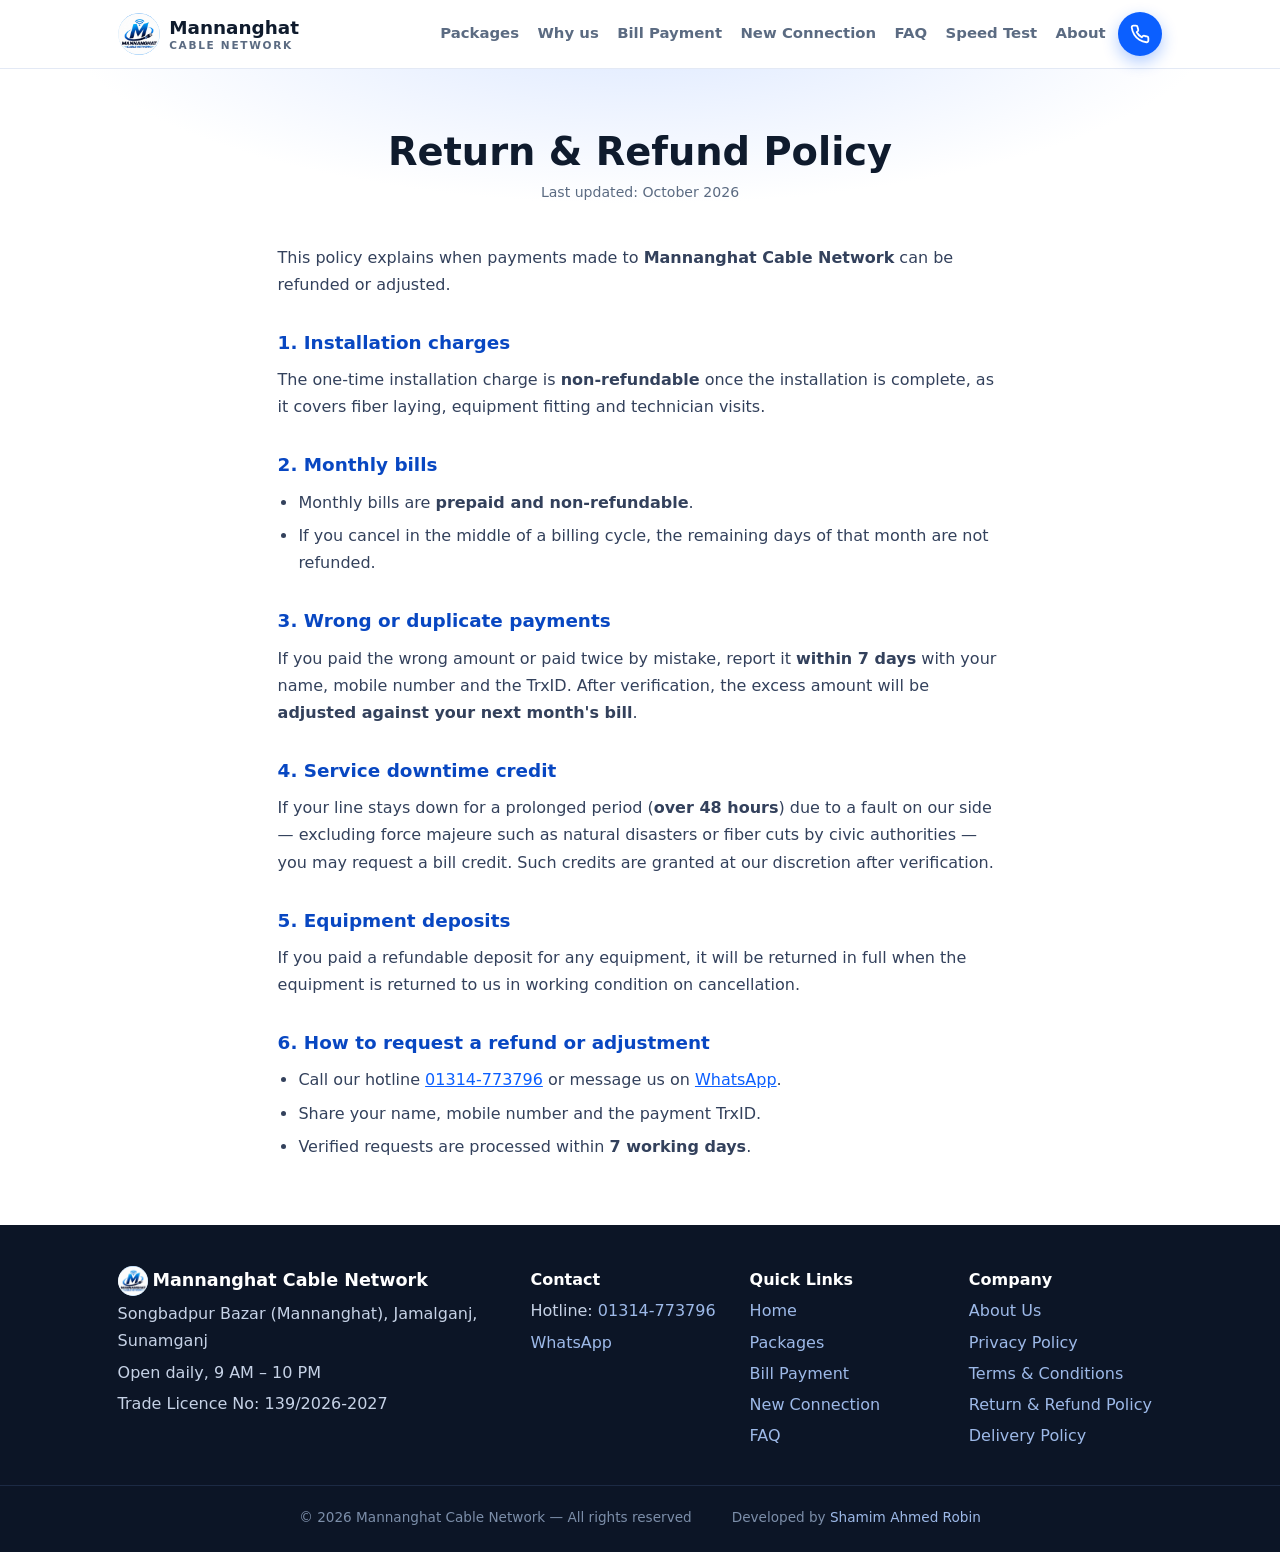
<file: refund/index.html>
<!DOCTYPE html>
<html lang="en">
<head>
<meta charset="UTF-8">
<meta name="viewport" content="width=device-width, initial-scale=1.0">
<title>Return &amp; Refund Policy — Mannanghat Cable Network</title>
<meta name="description" content="Return and refund policy of Mannanghat Cable Network.">
<link rel="icon" type="image/png" href="../images/favicon.png">
<link rel="apple-touch-icon" href="../images/apple-touch-icon.png">
<link rel="stylesheet" href="../styles.css?v=13">
</head>
<body>

<header class="header">
  <div class="wrap header-in">
    <a class="logo" href="../" aria-label="Home">
      <img class="logo-img" src="../images/logo.png" alt="Mannanghat Cable Network logo" onerror="this.remove()">
      <span class="logo-textwrap"><span class="logo-text">Mannanghat</span><span class="logo-sub">Cable Network</span></span>
    </a>
    <nav class="nav" aria-label="Main menu">
      <a href="../#packages">Packages</a>
      <a href="../#why">Why us</a>
      <a href="../#payment">Bill Payment</a>
      <a href="../#new-connection">New Connection</a>
      <a href="../#faq">FAQ</a>
      <a href="../speed/">Speed Test</a>
      <a href="../about/">About</a>
    </nav>
    <div class="header-actions">
      <a class="icon-btn call" href="tel:01314773796" aria-label="Call hotline">
        <svg viewBox="0 0 24 24" width="20" height="20" fill="none" stroke="currentColor" stroke-width="2.2" stroke-linecap="round" stroke-linejoin="round"><path d="M22 16.9v3a2 2 0 0 1-2.2 2 19.8 19.8 0 0 1-8.6-3.1 19.5 19.5 0 0 1-6-6A19.8 19.8 0 0 1 2.1 4.2 2 2 0 0 1 4.1 2h3a2 2 0 0 1 2 1.7c.13.96.36 1.9.7 2.8a2 2 0 0 1-.45 2.1L8.1 9.9a16 16 0 0 0 6 6l1.3-1.3a2 2 0 0 1 2.1-.45c.9.34 1.84.57 2.8.7a2 2 0 0 1 1.7 2Z"/></svg>
      </a>
      <button class="icon-btn menu" id="menuBtn" aria-label="Open menu" aria-expanded="false" aria-controls="siteMenu">
        <svg class="ic-bars" viewBox="0 0 24 24" width="20" height="20" fill="none" stroke="currentColor" stroke-width="2.4" stroke-linecap="round"><path d="M4 7h16M4 12h16M4 17h16"/></svg>
        <svg class="ic-x" viewBox="0 0 24 24" width="20" height="20" fill="none" stroke="currentColor" stroke-width="2.4" stroke-linecap="round"><path d="M6 6l12 12M18 6L6 18"/></svg>
      </button>
    </div>
  </div>
  <nav class="drawer" id="siteMenu" aria-label="Site menu" hidden>
    <a href="../#packages">Packages</a>
    <a href="../#why">Why us</a>
    <a href="../#payment">Bill Payment</a>
    <a href="../#new-connection">New Connection</a>
    <a href="../#faq">FAQ</a>
    <a href="../speed/">Speed Test</a>
    <a href="../about/">About</a>
  </nav>
</header>

<main>
  <section class="doc-hero">
    <div class="wrap">
      <h1>Return &amp; Refund Policy</h1>
      <p class="updated">Last updated: October 2026</p>
    </div>
  </section>

  <div class="doc-body">
    <p>This policy explains when payments made to <strong>Mannanghat Cable Network</strong> can be refunded or adjusted.</p>

    <h2>1. Installation charges</h2>
    <p>The one-time installation charge is <strong>non-refundable</strong> once the installation is complete, as it covers fiber laying, equipment fitting and technician visits.</p>

    <h2>2. Monthly bills</h2>
    <ul>
      <li>Monthly bills are <strong>prepaid and non-refundable</strong>.</li>
      <li>If you cancel in the middle of a billing cycle, the remaining days of that month are not refunded.</li>
    </ul>

    <h2>3. Wrong or duplicate payments</h2>
    <p>If you paid the wrong amount or paid twice by mistake, report it <strong>within 7 days</strong> with your name, mobile number and the TrxID. After verification, the excess amount will be <strong>adjusted against your next month's bill</strong>.</p>

    <h2>4. Service downtime credit</h2>
    <p>If your line stays down for a prolonged period (<strong>over 48 hours</strong>) due to a fault on our side — excluding force majeure such as natural disasters or fiber cuts by civic authorities — you may request a bill credit. Such credits are granted at our discretion after verification.</p>

    <h2>5. Equipment deposits</h2>
    <p>If you paid a refundable deposit for any equipment, it will be returned in full when the equipment is returned to us in working condition on cancellation.</p>

    <h2>6. How to request a refund or adjustment</h2>
    <ul>
      <li>Call our hotline <a href="tel:01314773796">01314-773796</a> or message us on <a href="https://wa.me/8801314773796" target="_blank" rel="noopener">WhatsApp</a>.</li>
      <li>Share your name, mobile number and the payment TrxID.</li>
      <li>Verified requests are processed within <strong>7 working days</strong>.</li>
    </ul>
  </div>
</main>

<footer class="footer">
  <div class="wrap foot-grid">
    <div>
      <p class="foot-brand"><img class="logo-img sm" src="../images/logo.png" alt="" onerror="this.remove()"> Mannanghat Cable Network</p>
      <p>Songbadpur Bazar (Mannanghat), Jamalganj, Sunamganj</p>
      <p>Open daily, 9 AM – 10 PM</p>
      <p>Trade Licence No: 139/2026-2027</p>
    </div>
    <div>
      <p class="foot-head">Contact</p>
      <p>Hotline: <a href="tel:01314773796">01314-773796</a></p>
      <p><a href="https://wa.me/8801314773796" target="_blank" rel="noopener">WhatsApp</a></p>
    </div>
    <div>
      <p class="foot-head">Quick Links</p>
      <p><a href="../">Home</a></p>
      <p><a href="../#packages">Packages</a></p>
      <p><a href="../#payment">Bill Payment</a></p>
      <p><a href="../#new-connection">New Connection</a></p>
      <p><a href="../#faq">FAQ</a></p>
    </div>
    <div>
      <p class="foot-head">Company</p>
      <p><a href="../about/">About Us</a></p>
      <p><a href="../privacy/">Privacy Policy</a></p>
      <p><a href="../terms/">Terms &amp; Conditions</a></p>
      <p><a href="../refund/">Return &amp; Refund Policy</a></p>
      <p><a href="../delivery/">Delivery Policy</a></p>
    </div>
  </div>
  <div class="foot-bottom">
  <p class="copy">© <span id="year"></span> Mannanghat Cable Network — All rights reserved</p>
  <p class="credit">Developed by <a href="https://shamimahmedrobin.vercel.app/" target="_blank" rel="noopener">Shamim Ahmed Robin</a></p>
  </div>
</footer>
<script src="../config.js?v=13"></script>
<script src="../app.js?v=13"></script>
</body>
</html>
</file>
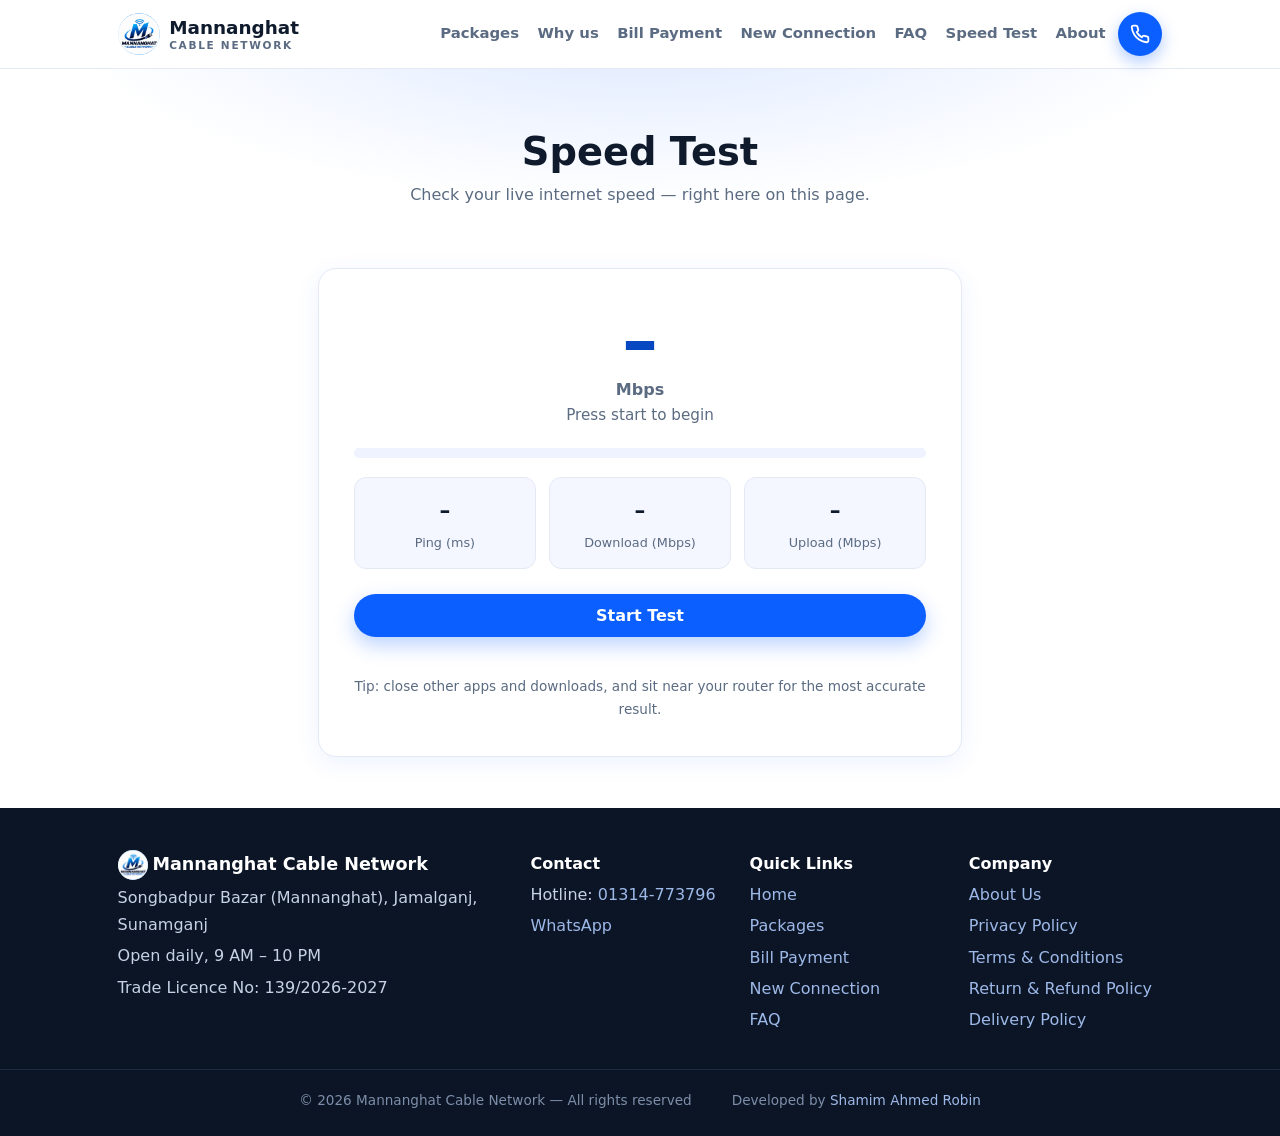
<file: speed/index.html>
<!DOCTYPE html>
<html lang="en">
<head>
<meta charset="UTF-8">
<meta name="viewport" content="width=device-width, initial-scale=1.0">
<title>Speed Test — Mannanghat Cable Network</title>
<meta name="description" content="Test your internet speed right here — ping, download and upload. No other website needed.">
<link rel="icon" type="image/png" href="../images/favicon.png">
<link rel="apple-touch-icon" href="../images/apple-touch-icon.png">
<link rel="stylesheet" href="../styles.css?v=13">
</head>
<body>
<header class="header">
  <div class="wrap header-in">
    <a class="logo" href="../" aria-label="Home">
      <img class="logo-img" src="../images/logo.png" alt="Mannanghat Cable Network logo" onerror="this.remove()">
      <span class="logo-textwrap"><span class="logo-text">Mannanghat</span><span class="logo-sub">Cable Network</span></span>
    </a>
    <nav class="nav" aria-label="Main menu">
      <a href="../#packages">Packages</a>
      <a href="../#why">Why us</a>
      <a href="../#payment">Bill Payment</a>
      <a href="../#new-connection">New Connection</a>
      <a href="../#faq">FAQ</a>
      <a href="../speed/">Speed Test</a>
      <a href="../about/">About</a>
    </nav>
    <div class="header-actions">
      <a class="icon-btn call" href="tel:01314773796" aria-label="Call hotline">
        <svg viewBox="0 0 24 24" width="20" height="20" fill="none" stroke="currentColor" stroke-width="2.2" stroke-linecap="round" stroke-linejoin="round"><path d="M22 16.9v3a2 2 0 0 1-2.2 2 19.8 19.8 0 0 1-8.6-3.1 19.5 19.5 0 0 1-6-6A19.8 19.8 0 0 1 2.1 4.2 2 2 0 0 1 4.1 2h3a2 2 0 0 1 2 1.7c.13.96.36 1.9.7 2.8a2 2 0 0 1-.45 2.1L8.1 9.9a16 16 0 0 0 6 6l1.3-1.3a2 2 0 0 1 2.1-.45c.9.34 1.84.57 2.8.7a2 2 0 0 1 1.7 2Z"/></svg>
      </a>
      <button class="icon-btn menu" id="menuBtn" aria-label="Open menu" aria-expanded="false" aria-controls="siteMenu">
        <svg class="ic-bars" viewBox="0 0 24 24" width="20" height="20" fill="none" stroke="currentColor" stroke-width="2.4" stroke-linecap="round"><path d="M4 7h16M4 12h16M4 17h16"/></svg>
        <svg class="ic-x" viewBox="0 0 24 24" width="20" height="20" fill="none" stroke="currentColor" stroke-width="2.4" stroke-linecap="round"><path d="M6 6l12 12M18 6L6 18"/></svg>
      </button>
    </div>
  </div>
  <nav class="drawer" id="siteMenu" aria-label="Site menu" hidden>
    <a href="../#packages">Packages</a>
    <a href="../#why">Why us</a>
    <a href="../#payment">Bill Payment</a>
    <a href="../#new-connection">New Connection</a>
    <a href="../#faq">FAQ</a>
    <a href="../speed/" aria-current="page">Speed Test</a>
    <a href="../about/">About</a>
  </nav>
</header>

<main>
<section class="doc-hero">
  <div class="wrap">
    <h1>Speed Test</h1>
    <p class="sec-sub">Check your live internet speed — right here on this page.</p>
  </div>
</section>

<section class="section" style="padding-top:.5rem">
  <div class="wrap narrow">
    <div class="speed-card">
      <div>
        <div class="speed-num" id="speedNum">&ndash;</div>
        <div class="speed-unit" id="speedUnit">Mbps</div>
        <div class="speed-phase" id="speedPhase">Press start to begin</div>
      </div>
      <div class="speed-bar"><div id="speedBarFill"></div></div>
      <div class="speed-grid">
        <div><strong id="rPing">&ndash;</strong><span>Ping (ms)</span></div>
        <div><strong id="rDown">&ndash;</strong><span>Download (Mbps)</span></div>
        <div><strong id="rUp">&ndash;</strong><span>Upload (Mbps)</span></div>
      </div>
      <button class="btn btn-primary btn-block" id="startSpeed">Start Test</button>
      <p class="form-err" id="speedErr" role="alert" hidden></p>
      <p class="fine">Tip: close other apps and downloads, and sit near your router for the most accurate result.</p>
    </div>
  </div>
</section>
</main>

<footer class="footer">
  <div class="wrap foot-grid">
    <div>
      <p class="foot-brand"><img class="logo-img sm" src="../images/logo.png" alt="" onerror="this.remove()"> Mannanghat Cable Network</p>
      <p>Songbadpur Bazar (Mannanghat), Jamalganj, Sunamganj</p>
      <p>Open daily, 9 AM – 10 PM</p>
      <p>Trade Licence No: 139/2026-2027</p>
    </div>
    <div>
      <p class="foot-head">Contact</p>
      <p>Hotline: <a href="tel:01314773796">01314-773796</a></p>
      <p><a href="https://wa.me/8801314773796" target="_blank" rel="noopener">WhatsApp</a></p>
    </div>
    <div>
      <p class="foot-head">Quick Links</p>
      <p><a href="../">Home</a></p>
      <p><a href="../#packages">Packages</a></p>
      <p><a href="../#payment">Bill Payment</a></p>
      <p><a href="../#new-connection">New Connection</a></p>
      <p><a href="../#faq">FAQ</a></p>
    </div>
    <div>
      <p class="foot-head">Company</p>
      <p><a href="../about/">About Us</a></p>
      <p><a href="../privacy/">Privacy Policy</a></p>
      <p><a href="../terms/">Terms &amp; Conditions</a></p>
      <p><a href="../refund/">Return &amp; Refund Policy</a></p>
      <p><a href="../delivery/">Delivery Policy</a></p>
    </div>
  </div>
  <div class="foot-bottom">
  <p class="copy">© <span id="year"></span> Mannanghat Cable Network — All rights reserved</p>
  <p class="credit">Developed by <a href="https://shamimahmedrobin.vercel.app/" target="_blank" rel="noopener">Shamim Ahmed Robin</a></p>
  </div>
</footer>

<script src="../config.js?v=13"></script>
<script src="../app.js?v=13"></script>
<script>
(function () {
  var btn = document.getElementById("startSpeed");
  if (!btn) return;
  var num = document.getElementById("speedNum"), unit = document.getElementById("speedUnit"),
      phase = document.getElementById("speedPhase"), fill = document.getElementById("speedBarFill"),
      rPing = document.getElementById("rPing"), rDown = document.getElementById("rDown"),
      rUp = document.getElementById("rUp"), err = document.getElementById("speedErr");
  var DL = "https://speed.cloudflare.com/__down?bytes=", UL = "https://speed.cloudflare.com/__up";
  function setLive(v, u, p) { num.textContent = v; if (u) unit.textContent = u; if (p) phase.textContent = p; }
  function setBar(p) { fill.style.width = Math.min(100, Math.max(0, p)) + "%"; }
  function sleep(ms) { return new Promise(function (r) { setTimeout(r, ms); }); }
  async function ping() {
    phase.textContent = "Measuring ping\u2026"; setBar(5);
    var samples = [];
    for (var i = 0; i < 4; i++) {
      var t0 = performance.now();
      await fetch(DL + "0&x=" + Date.now() + i, { cache: "no-store" });
      samples.push(performance.now() - t0);
      setBar(5 + (i + 1) / 4 * 10);
    }
    rPing.textContent = Math.min.apply(null, samples).toFixed(0);
  }
  async function download() {
    phase.textContent = "Measuring download\u2026";
    var ctrl = new AbortController();
    var timer = setTimeout(function () { ctrl.abort(); }, 10000);
    var t0 = performance.now(), loaded = 0, last = t0, lastLoaded = 0;
    try {
      var res = await fetch(DL + "50000000", { cache: "no-store", signal: ctrl.signal });
      var rd = res.body.getReader();
      for (;;) {
        var r = await rd.read();
        if (r.done) break;
        loaded += r.value.length;
        var now = performance.now();
        if (now - last > 250) {
          setLive(((loaded - lastLoaded) * 8 / ((now - last) / 1000) / 1e6).toFixed(1));
          last = now; lastLoaded = loaded;
          setBar(15 + Math.min(55, (now - t0) / 10000 * 55));
        }
      }
    } catch (e) {}
    clearTimeout(timer);
    var mbps = loaded * 8 / ((performance.now() - t0) / 1000) / 1e6;
    rDown.textContent = mbps.toFixed(1);
    setLive(mbps.toFixed(1));
  }
  async function upload() {
    phase.textContent = "Measuring upload\u2026"; setBar(75);
    var chunk = new Blob([new Uint8Array(3 * 1024 * 1024)]);
    var speeds = [];
    for (var i = 0; i < 2; i++) {
      var t0 = performance.now();
      await fetch(UL, { method: "POST", body: chunk, cache: "no-store" });
      speeds.push(chunk.size * 8 / ((performance.now() - t0) / 1000) / 1e6);
      setBar(75 + (i + 1) / 2 * 20);
    }
    rUp.textContent = (speeds.reduce(function (a, b) { return a + b; }, 0) / speeds.length).toFixed(1);
  }
  btn.addEventListener("click", async function () {
    btn.disabled = true; err.hidden = true;
    rPing.textContent = rDown.textContent = rUp.textContent = "\u2013";
    setLive("\u2013", "Mbps", "Starting\u2026"); setBar(2);
    try {
      await ping(); await sleep(300);
      await download(); await sleep(300);
      await upload();
      phase.textContent = "Done"; setBar(100); setLive(rDown.textContent);
    } catch (e) {
      err.textContent = "Could not reach the test server. Check your connection and try again.";
      err.hidden = false; phase.textContent = "Test failed";
    }
    btn.disabled = false; btn.textContent = "Test Again";
  });
})();
</script>
</body>
</html>
</file>
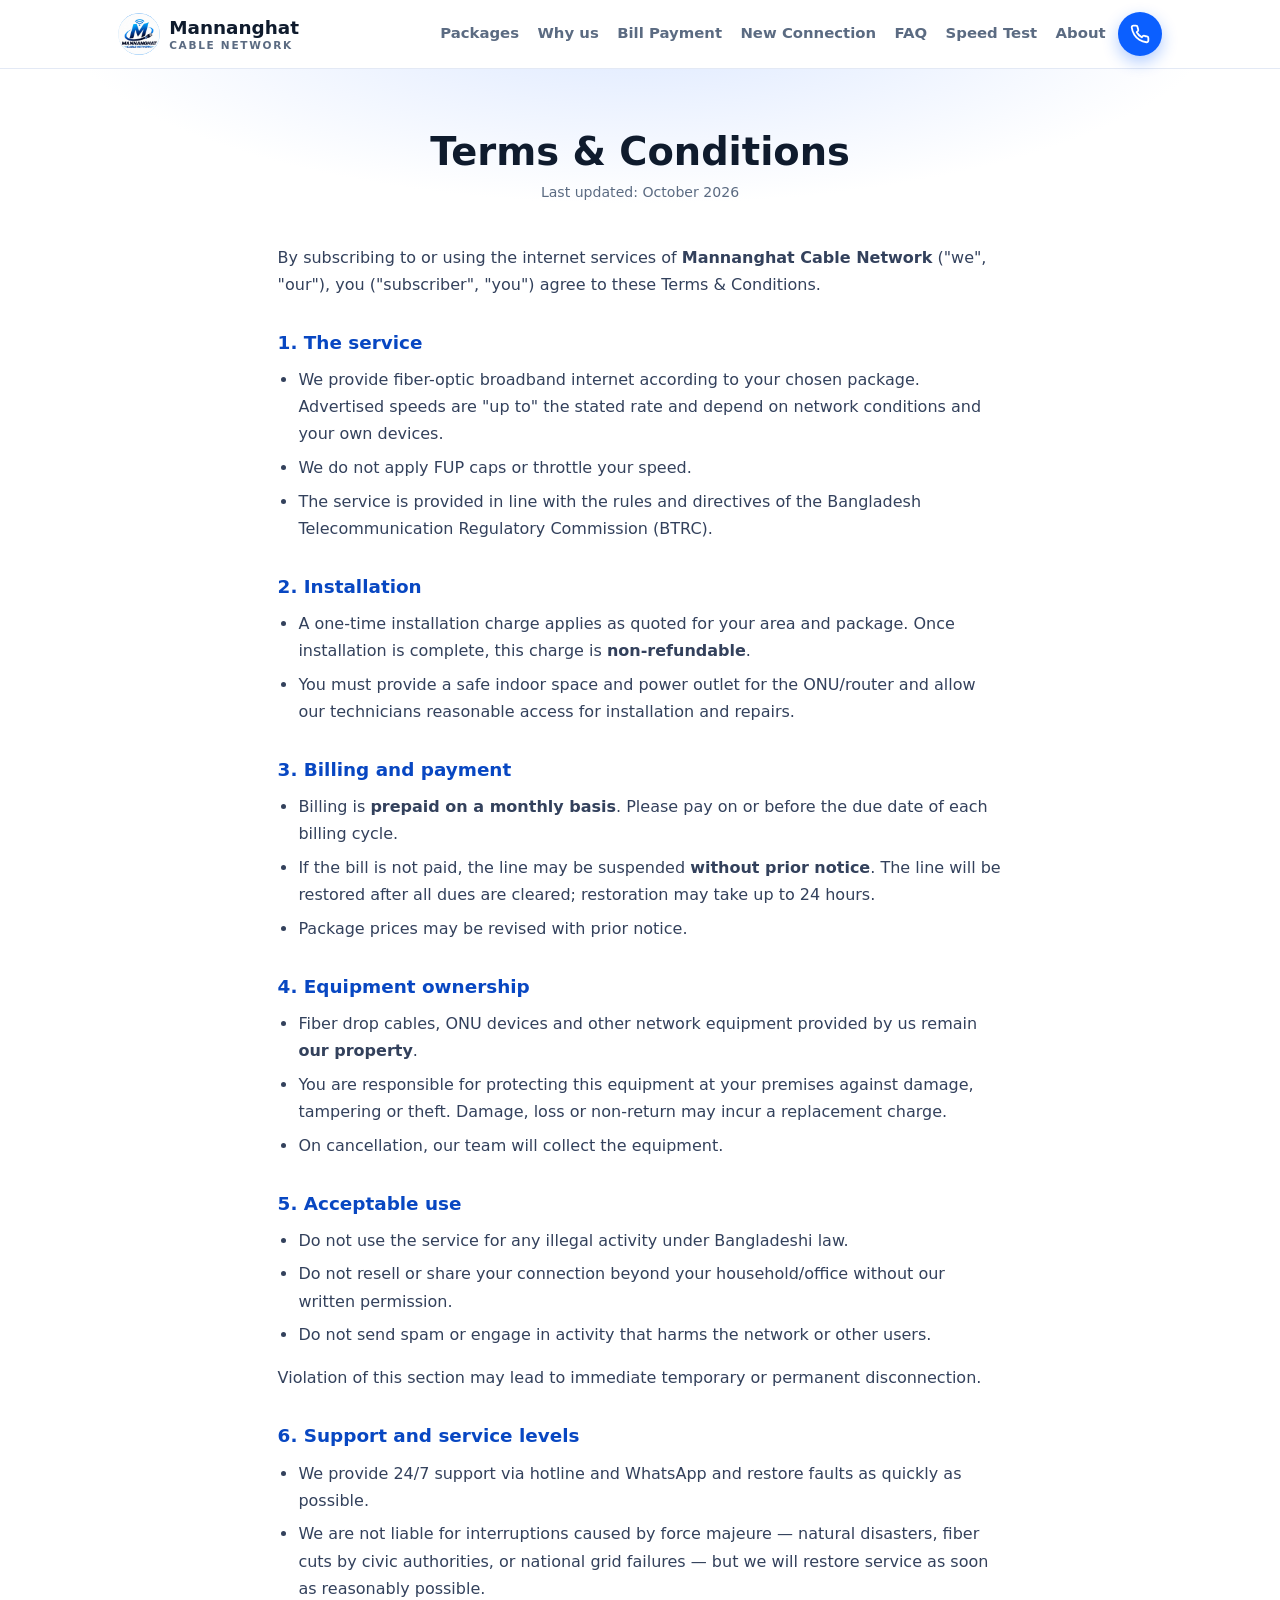
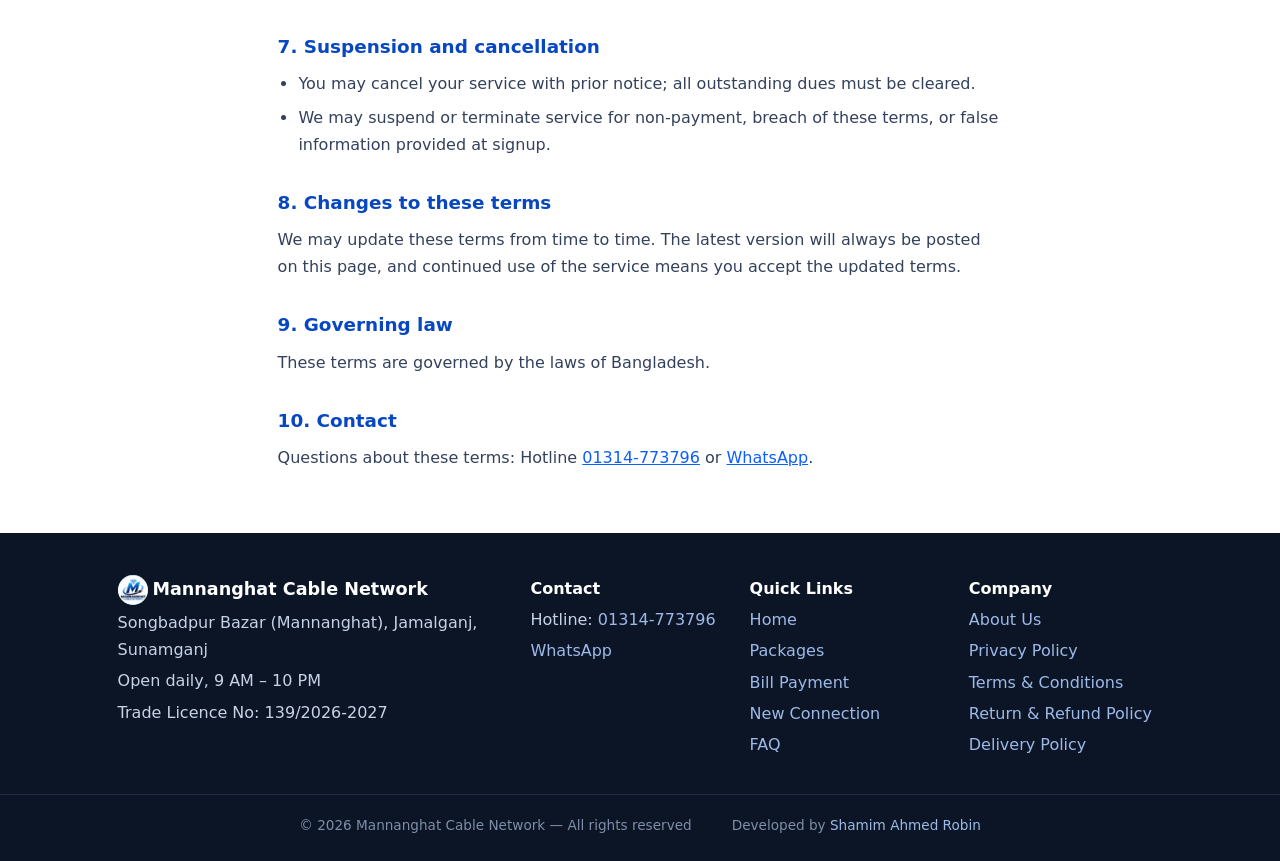
<file: terms/index.html>
<!DOCTYPE html>
<html lang="en">
<head>
<meta charset="UTF-8">
<meta name="viewport" content="width=device-width, initial-scale=1.0">
<title>Terms &amp; Conditions — Mannanghat Cable Network</title>
<meta name="description" content="Terms and Conditions of Mannanghat Cable Network internet service.">
<link rel="icon" type="image/png" href="../images/favicon.png">
<link rel="apple-touch-icon" href="../images/apple-touch-icon.png">
<link rel="stylesheet" href="../styles.css?v=13">
</head>
<body>

<header class="header">
  <div class="wrap header-in">
    <a class="logo" href="../" aria-label="Home">
      <img class="logo-img" src="../images/logo.png" alt="Mannanghat Cable Network logo" onerror="this.remove()">
      <span class="logo-textwrap"><span class="logo-text">Mannanghat</span><span class="logo-sub">Cable Network</span></span>
    </a>
    <nav class="nav" aria-label="Main menu">
      <a href="../#packages">Packages</a>
      <a href="../#why">Why us</a>
      <a href="../#payment">Bill Payment</a>
      <a href="../#new-connection">New Connection</a>
      <a href="../#faq">FAQ</a>
      <a href="../speed/">Speed Test</a>
      <a href="../about/">About</a>
    </nav>
    <div class="header-actions">
      <a class="icon-btn call" href="tel:01314773796" aria-label="Call hotline">
        <svg viewBox="0 0 24 24" width="20" height="20" fill="none" stroke="currentColor" stroke-width="2.2" stroke-linecap="round" stroke-linejoin="round"><path d="M22 16.9v3a2 2 0 0 1-2.2 2 19.8 19.8 0 0 1-8.6-3.1 19.5 19.5 0 0 1-6-6A19.8 19.8 0 0 1 2.1 4.2 2 2 0 0 1 4.1 2h3a2 2 0 0 1 2 1.7c.13.96.36 1.9.7 2.8a2 2 0 0 1-.45 2.1L8.1 9.9a16 16 0 0 0 6 6l1.3-1.3a2 2 0 0 1 2.1-.45c.9.34 1.84.57 2.8.7a2 2 0 0 1 1.7 2Z"/></svg>
      </a>
      <button class="icon-btn menu" id="menuBtn" aria-label="Open menu" aria-expanded="false" aria-controls="siteMenu">
        <svg class="ic-bars" viewBox="0 0 24 24" width="20" height="20" fill="none" stroke="currentColor" stroke-width="2.4" stroke-linecap="round"><path d="M4 7h16M4 12h16M4 17h16"/></svg>
        <svg class="ic-x" viewBox="0 0 24 24" width="20" height="20" fill="none" stroke="currentColor" stroke-width="2.4" stroke-linecap="round"><path d="M6 6l12 12M18 6L6 18"/></svg>
      </button>
    </div>
  </div>
  <nav class="drawer" id="siteMenu" aria-label="Site menu" hidden>
    <a href="../#packages">Packages</a>
    <a href="../#why">Why us</a>
    <a href="../#payment">Bill Payment</a>
    <a href="../#new-connection">New Connection</a>
    <a href="../#faq">FAQ</a>
    <a href="../speed/">Speed Test</a>
    <a href="../about/">About</a>
  </nav>
</header>

<main>
  <section class="doc-hero">
    <div class="wrap">
      <h1>Terms &amp; Conditions</h1>
      <p class="updated">Last updated: October 2026</p>
    </div>
  </section>

  <div class="doc-body">
    <p>By subscribing to or using the internet services of <strong>Mannanghat Cable Network</strong> ("we", "our"), you ("subscriber", "you") agree to these Terms &amp; Conditions.</p>

    <h2>1. The service</h2>
    <ul>
      <li>We provide fiber-optic broadband internet according to your chosen package. Advertised speeds are "up to" the stated rate and depend on network conditions and your own devices.</li>
      <li>We do not apply FUP caps or throttle your speed.</li>
      <li>The service is provided in line with the rules and directives of the Bangladesh Telecommunication Regulatory Commission (BTRC).</li>
    </ul>

    <h2>2. Installation</h2>
    <ul>
      <li>A one-time installation charge applies as quoted for your area and package. Once installation is complete, this charge is <strong>non-refundable</strong>.</li>
      <li>You must provide a safe indoor space and power outlet for the ONU/router and allow our technicians reasonable access for installation and repairs.</li>
    </ul>

    <h2>3. Billing and payment</h2>
    <ul>
      <li>Billing is <strong>prepaid on a monthly basis</strong>. Please pay on or before the due date of each billing cycle.</li>
      <li>If the bill is not paid, the line may be suspended <strong>without prior notice</strong>. The line will be restored after all dues are cleared; restoration may take up to 24 hours.</li>
      <li>Package prices may be revised with prior notice.</li>
    </ul>

    <h2>4. Equipment ownership</h2>
    <ul>
      <li>Fiber drop cables, ONU devices and other network equipment provided by us remain <strong>our property</strong>.</li>
      <li>You are responsible for protecting this equipment at your premises against damage, tampering or theft. Damage, loss or non-return may incur a replacement charge.</li>
      <li>On cancellation, our team will collect the equipment.</li>
    </ul>

    <h2>5. Acceptable use</h2>
    <ul>
      <li>Do not use the service for any illegal activity under Bangladeshi law.</li>
      <li>Do not resell or share your connection beyond your household/office without our written permission.</li>
      <li>Do not send spam or engage in activity that harms the network or other users.</li>
    </ul>
    <p>Violation of this section may lead to immediate temporary or permanent disconnection.</p>

    <h2>6. Support and service levels</h2>
    <ul>
      <li>We provide 24/7 support via hotline and WhatsApp and restore faults as quickly as possible.</li>
      <li>We are not liable for interruptions caused by force majeure — natural disasters, fiber cuts by civic authorities, or national grid failures — but we will restore service as soon as reasonably possible.</li>
    </ul>

    <h2>7. Suspension and cancellation</h2>
    <ul>
      <li>You may cancel your service with prior notice; all outstanding dues must be cleared.</li>
      <li>We may suspend or terminate service for non-payment, breach of these terms, or false information provided at signup.</li>
    </ul>

    <h2>8. Changes to these terms</h2>
    <p>We may update these terms from time to time. The latest version will always be posted on this page, and continued use of the service means you accept the updated terms.</p>

    <h2>9. Governing law</h2>
    <p>These terms are governed by the laws of Bangladesh.</p>

    <h2>10. Contact</h2>
    <p>Questions about these terms: Hotline <a href="tel:01314773796">01314-773796</a> or <a href="https://wa.me/8801314773796" target="_blank" rel="noopener">WhatsApp</a>.</p>
  </div>
</main>

<footer class="footer">
  <div class="wrap foot-grid">
    <div>
      <p class="foot-brand"><img class="logo-img sm" src="../images/logo.png" alt="" onerror="this.remove()"> Mannanghat Cable Network</p>
      <p>Songbadpur Bazar (Mannanghat), Jamalganj, Sunamganj</p>
      <p>Open daily, 9 AM – 10 PM</p>
      <p>Trade Licence No: 139/2026-2027</p>
    </div>
    <div>
      <p class="foot-head">Contact</p>
      <p>Hotline: <a href="tel:01314773796">01314-773796</a></p>
      <p><a href="https://wa.me/8801314773796" target="_blank" rel="noopener">WhatsApp</a></p>
    </div>
    <div>
      <p class="foot-head">Quick Links</p>
      <p><a href="../">Home</a></p>
      <p><a href="../#packages">Packages</a></p>
      <p><a href="../#payment">Bill Payment</a></p>
      <p><a href="../#new-connection">New Connection</a></p>
      <p><a href="../#faq">FAQ</a></p>
    </div>
    <div>
      <p class="foot-head">Company</p>
      <p><a href="../about/">About Us</a></p>
      <p><a href="../privacy/">Privacy Policy</a></p>
      <p><a href="../terms/">Terms &amp; Conditions</a></p>
      <p><a href="../refund/">Return &amp; Refund Policy</a></p>
      <p><a href="../delivery/">Delivery Policy</a></p>
    </div>
  </div>
  <div class="foot-bottom">
  <p class="copy">© <span id="year"></span> Mannanghat Cable Network — All rights reserved</p>
  <p class="credit">Developed by <a href="https://shamimahmedrobin.vercel.app/" target="_blank" rel="noopener">Shamim Ahmed Robin</a></p>
  </div>
</footer>
<script src="../config.js?v=13"></script>
<script src="../app.js?v=13"></script>
</body>
</html>
</file>
<file: styles.css>
/* Mannanghat Cable Network — minimal, fast, mobile-first */
:root{
  --bg:#ffffff; --bg-alt:#f4f7ff; --ink:#0f1b2d; --muted:#5b6b82;
  --brand:#0b5fff; --brand-dark:#0847c2; --wa:#1faa53;
  --card:#ffffff; --line:#e3e9f5; --radius:14px;
  --shadow:0 6px 24px rgba(11,95,255,.08);
}
*{box-sizing:border-box;margin:0;padding:0}
html{scroll-behavior:smooth;scroll-padding-top:84px}
body{font-family:system-ui,-apple-system,"Segoe UI",Roboto,Helvetica,Arial,sans-serif;color:var(--ink);background:var(--bg);line-height:1.7;-webkit-font-smoothing:antialiased}
.wrap{max-width:1080px;margin:0 auto;padding:0 1.1rem}
.narrow{max-width:680px}
.center{text-align:center}
h1{font-size:clamp(1.7rem,5.2vw,2.4rem);line-height:1.3;margin:.6rem 0 .8rem}
h2{font-size:clamp(1.25rem,3.6vw,1.5rem);margin-bottom:.4rem;text-align:center}
.sec-sub{text-align:center;color:var(--muted);margin-bottom:1.8rem}
.section{padding:clamp(2.2rem,6vw,3.2rem) 0}
.section.alt{background:var(--bg-alt)}
.accent{color:var(--brand)}
.link{color:var(--brand);font-weight:600}
.fine{color:var(--muted);font-size:.85rem;text-align:center;margin-top:1.2rem}

/* buttons */
.btn{display:inline-flex;align-items:center;gap:.5rem;padding:.72rem 1.5rem;border-radius:999px;font-weight:700;font-size:1rem;text-decoration:none;border:0;cursor:pointer;transition:transform .12s ease,box-shadow .12s ease;font-family:inherit}
.btn:active{transform:scale(.97)}
.btn-primary{background:var(--brand);color:#fff;box-shadow:0 8px 20px rgba(11,95,255,.28)}
.btn-primary:hover{background:var(--brand-dark)}
.btn-wa{background:#e7f7ee;color:#0d7a38;border:1.5px solid #bfe8cf}
.btn-wa:hover{background:#d7f2e2}
.btn-block{width:100%;justify-content:center;margin-top:.4rem}

/* header */
.header{position:sticky;top:0;z-index:50;background:rgba(255,255,255,.94);backdrop-filter:blur(8px);border-bottom:1px solid var(--line)}
.header-in{display:flex;align-items:center;gap:.8rem;height:68px}
.logo{display:flex;align-items:center;gap:.6rem;text-decoration:none;color:var(--ink);font-weight:800;font-size:1.15rem;min-width:0}
.logo-text{white-space:nowrap;overflow:hidden;text-overflow:ellipsis}
.logo-textwrap{display:flex;flex-direction:column;line-height:1.2;min-width:0}
.logo-sub{font-size:.66rem;font-weight:700;color:var(--muted);letter-spacing:.16em;text-transform:uppercase;white-space:nowrap}
.logo-img{width:42px;height:42px;border-radius:50%;object-fit:cover;flex:none;background:#fff}
.logo-img.sm{width:30px;height:30px;vertical-align:-7px;margin-right:.3rem}
/* header actions: call icon + hamburger */
.header-actions{margin-left:auto;display:flex;align-items:center;gap:.6rem}
.icon-btn{width:44px;height:44px;border-radius:50%;display:grid;place-items:center;border:0;cursor:pointer;text-decoration:none;transition:transform .12s ease,background .12s ease;font-family:inherit;flex:none}
.icon-btn:active{transform:scale(.94)}
.icon-btn.call{background:var(--brand);color:#fff;box-shadow:0 6px 16px rgba(11,95,255,.32)}
.icon-btn.call:hover{background:var(--brand-dark)}
.icon-btn.menu{background:#eef3ff;color:var(--brand)}
.icon-btn.menu:hover{background:#dbe7ff}
#menuBtn .ic-x{display:none}
#menuBtn.open .ic-x{display:block}
#menuBtn.open .ic-bars{display:none}
/* dropdown drawer */
.drawer{position:absolute;top:calc(100% + 6px);right:1rem;min-width:240px;background:#fff;border:1px solid var(--line);border-radius:16px;box-shadow:0 18px 44px rgba(15,27,45,.16);padding:.5rem;z-index:70}
.drawer a{display:block;padding:.72rem 1rem;border-radius:10px;color:var(--ink);text-decoration:none;font-weight:600}
.drawer a:hover{background:#eef3ff;color:var(--brand)}
/* desktop inline nav (hamburger is mobile-only) */
.nav{display:none;gap:1.15rem;margin-left:auto}
.nav a{color:var(--muted);text-decoration:none;font-weight:600;font-size:.93rem;white-space:nowrap}
.nav a:hover{color:var(--brand)}
@media(min-width:920px){
  .nav{display:flex}
  #menuBtn{display:none}
  .drawer{display:none!important}
  .header-actions{margin-left:0}
}

/* hero */
.hero{background:radial-gradient(1100px 420px at 50% -80px,#dbe7ff 0%,#fff 62%);padding:clamp(2.6rem,8vw,4rem) 0 clamp(2.4rem,7vw,3.4rem);text-align:center}
.eyebrow{display:inline-block;background:#e8efff;color:var(--brand-dark);font-weight:700;font-size:.85rem;padding:.35rem 1rem;border-radius:999px}
.hero-sub{color:var(--muted);margin-bottom:1.6rem}
.hero-cta{display:flex;gap:.8rem;justify-content:center;flex-wrap:wrap;margin-bottom:2.4rem}
.hero-stats{display:flex;justify-content:center;gap:clamp(1.2rem,5vw,2.2rem);flex-wrap:wrap}
.hero-stats div{display:grid;gap:.1rem;min-width:90px}
.hero-stats strong{font-size:1.5rem;color:var(--brand-dark)}
.hero-stats span{color:var(--muted);font-size:.88rem}

/* notice */
.notice{padding:1.4rem 0 0}
.notice-card{display:flex;gap:.9rem;align-items:flex-start;background:#fffbe8;border:1px solid #f0df9e;border-radius:var(--radius);padding:1rem 1.2rem;box-shadow:var(--shadow)}
.notice-tag{flex:none;background:#eab308;color:#fff;font-size:.78rem;font-weight:800;padding:.25rem .7rem;border-radius:999px;margin-top:.15rem}
.notice-card p+p{margin-top:.5rem}
.notice-date{color:var(--muted);font-size:.82rem;margin-right:.5rem}

/* cards */
.cards{display:grid;gap:1.1rem;grid-template-columns:1fr}
@media(min-width:640px){.cards{grid-template-columns:repeat(2,1fr)}}
@media(min-width:960px){.cards{grid-template-columns:repeat(4,1fr)}}
.card{background:var(--card);border:1px solid var(--line);border-radius:var(--radius);padding:1.6rem 1.4rem;box-shadow:var(--shadow);position:relative;display:flex;flex-direction:column;gap:.35rem}
.card.popular{border:2px solid var(--brand);transform:translateY(-4px)}
.pop-badge{position:absolute;top:-13px;left:50%;transform:translateX(-50%);background:var(--brand);color:#fff;font-size:.75rem;font-weight:800;padding:.2rem .9rem;border-radius:999px;white-space:nowrap}
.card .speed{font-size:1.9rem;font-weight:800;color:var(--brand-dark)}
.card .pname{font-weight:700;font-size:1.05rem}
.card .price{font-size:1.05rem;color:var(--muted)}
.card .price b{color:var(--ink);font-size:1.35rem}
.card ul{list-style:none;margin:.6rem 0 1rem;display:grid;gap:.35rem;font-size:.93rem;color:var(--muted)}
.card ul li::before{content:"✓";color:var(--wa);font-weight:800;margin-right:.5rem}
.card .btn{margin-top:auto;justify-content:center;font-size:.92rem;padding:.6rem 1rem}

/* coverage */
.search-box{max-width:480px;margin:0 auto 1rem}
.search-box input{width:100%;padding:.85rem 1.2rem;border:2px solid var(--line);border-radius:999px;font-size:1rem;font-family:inherit;outline:none}
.search-box input:focus{border-color:var(--brand)}
.area-result{text-align:center;font-weight:700;min-height:1.8em;margin-bottom:.6rem}
.area-result.ok{color:#0d7a38}
.area-result.no{color:#b3402e}
.area-chips{display:flex;flex-wrap:wrap;gap:.55rem;justify-content:center}
.chip{background:#fff;border:1.5px solid var(--line);border-radius:999px;padding:.4rem 1.05rem;font-size:.92rem;font-weight:600;cursor:pointer;font-family:inherit}
.chip:hover,.chip.on{border-color:var(--brand);color:var(--brand);background:#eef3ff}

/* features */
.feat-grid{display:grid;gap:1.1rem;grid-template-columns:1fr}
@media(min-width:700px){.feat-grid{grid-template-columns:repeat(2,1fr)}}
@media(min-width:1000px){.feat-grid{grid-template-columns:repeat(4,1fr)}}
.feat{background:var(--card);border:1px solid var(--line);border-radius:var(--radius);padding:1.5rem 1.3rem;box-shadow:var(--shadow)}
.feat .ic{width:44px;height:44px;border-radius:13px;background:#e8efff;color:var(--brand);display:grid;place-items:center;margin-bottom:.8rem}
.feat h3{font-size:1.05rem;margin-bottom:.3rem}
.feat p{color:var(--muted);font-size:.92rem}

/* payment */
.pay-cards{grid-template-columns:1fr}
@media(min-width:700px){.pay-cards{grid-template-columns:repeat(3,1fr)}}
.pay-num{font-size:1.35rem;font-weight:800;letter-spacing:.5px;color:var(--brand-dark)}
.pay-note{color:var(--muted);font-size:.88rem}
.copy-btn{margin-top:.7rem;background:#eef3ff;color:var(--brand);border:0;border-radius:999px;padding:.5rem 1.1rem;font-weight:700;cursor:pointer;font-family:inherit}
.copy-btn:hover{background:#dfe9ff}
.steps{max-width:560px;margin:1.8rem auto 0;display:grid;gap:.7rem;list-style:none;counter-reset:st;padding:0}
.steps li{counter-increment:st;background:#fff;border:1px solid var(--line);border-radius:12px;padding:.85rem 1.1rem .85rem 3.2rem;position:relative;font-size:.95rem}
.steps li::before{content:counter(st);position:absolute;left:1rem;top:50%;transform:translateY(-50%);width:1.7rem;height:1.7rem;border-radius:50%;background:var(--brand);color:#fff;font-weight:800;display:grid;place-items:center;font-size:.9rem}

/* form */
.cta-band{background:linear-gradient(135deg,#0b5fff,#0847c2);color:#fff}
.cta-band .sec-sub{color:#dbe7ff}
.form{display:grid;gap:1rem;background:#fff;border-radius:18px;padding:clamp(1.2rem,4vw,1.6rem);box-shadow:0 14px 40px rgba(0,0,0,.22);color:var(--ink)}
.form label{display:grid;gap:.35rem;font-weight:700;font-size:.92rem}
.form input,.form select{padding:.8rem 1rem;border:2px solid var(--line);border-radius:12px;font-size:1rem;font-family:inherit;width:100%;outline:none;background:#fff;color:var(--ink)}
.form input:focus,.form select:focus{border-color:var(--brand)}
.form-err{color:#b3402e;font-weight:700;font-size:.9rem;text-align:center}
/* policy agreement checkbox: box inline before the text */
label.agree{display:flex;gap:.65rem;align-items:flex-start;font-weight:400;font-size:.88rem;line-height:1.55;cursor:pointer;text-align:left}
label.agree input{width:18px;height:18px;flex:none;margin-top:.22rem;accent-color:var(--brand);cursor:pointer;padding:0;border:0;background:none}
label.agree a{color:var(--brand);font-weight:600}

/* bill payment gate card */
.bill-gate{background:#fff;border:1px solid var(--line);border-radius:var(--radius);padding:clamp(1.2rem,4vw,1.6rem);box-shadow:var(--shadow);display:grid;gap:1rem}

/* faq */
.faq-list{display:grid;gap:.7rem}
.faq{background:#fff;border:1px solid var(--line);border-radius:12px;overflow:hidden}
.faq button{width:100%;background:none;border:0;padding:1rem 1.2rem;font-family:inherit;font-size:1rem;font-weight:700;text-align:left;cursor:pointer;display:flex;justify-content:space-between;align-items:center;gap:1rem;color:var(--ink)}
.faq button .pm{flex:none;color:var(--brand);font-size:1.3rem;line-height:1}
.faq .ans{max-height:0;overflow:hidden;transition:max-height .25s ease;color:var(--muted);font-size:.95rem}
.faq .ans p{padding:0 1.2rem 1.1rem}
.faq.open .ans{max-height:400px}

/* footer */
.footer{background:#0c1526;color:#c6d2e6;padding:2.6rem 0 1.2rem}
.foot-grid{display:grid;gap:1.6rem;grid-template-columns:1fr}
@media(min-width:620px){.foot-grid{grid-template-columns:repeat(2,1fr)}}
@media(min-width:960px){.foot-grid{grid-template-columns:2fr 1fr 1fr 1fr}}
.foot-brand{color:#fff;font-weight:800;font-size:1.1rem;margin-bottom:.4rem;display:flex;align-items:center}
.foot-head{color:#fff;font-weight:700;margin-bottom:.4rem}
.footer a{color:#9db9e8;text-decoration:none}
.footer a:hover{color:#fff}
.footer p{margin-bottom:.25rem}
.foot-bottom{margin-top:2rem;padding-top:1.2rem;border-top:1px solid #1c2a44;display:grid;gap:.3rem}
.copy{text-align:center;color:#7c8ea9;font-size:.85rem}
.credit{text-align:center;color:#7c8ea9;font-size:.85rem}
@media(min-width:760px){
  .foot-bottom{display:flex;justify-content:center;align-items:center;gap:2.5rem}
  .copy,.credit{text-align:center}
}

/* floating WhatsApp */
.wa-float{position:fixed;right:1.1rem;bottom:1.1rem;width:56px;height:56px;border-radius:50%;background:#25d366;color:#fff;display:grid;place-items:center;box-shadow:0 10px 26px rgba(37,211,102,.45);z-index:60}
.wa-float:hover{transform:scale(1.06)}

/* ---------- document pages (about / privacy / terms / refund) ---------- */
.doc-hero{background:radial-gradient(900px 300px at 50% -60px,#dbe7ff 0%,#fff 65%);padding:clamp(2rem,6vw,3rem) 0 1.4rem;text-align:center}
.doc-hero h1{margin-bottom:.3rem}
.doc-hero .updated{color:var(--muted);font-size:.88rem}
.doc-body{max-width:760px;margin:0 auto;padding:1rem 1.1rem 3rem}
.doc-body h2{font-size:1.15rem;text-align:left;margin:1.8rem 0 .5rem;color:var(--brand-dark)}
.doc-body p{margin-bottom:.9rem;color:#33415c}
.doc-body ul{margin:.4rem 0 1rem 1.3rem;color:#33415c;display:grid;gap:.4rem}
.doc-body a:not(.btn){color:var(--brand)}
.doc-cta{margin-top:2.2rem;text-align:center;background:var(--bg-alt);border:1px solid var(--line);border-radius:var(--radius);padding:1.6rem}
.doc-cta p{color:var(--muted);margin-bottom:1rem}

/* ---------- in-site speed test ---------- */
.speed-card{background:#fff;border:1px solid var(--line);border-radius:18px;padding:clamp(1.4rem,5vw,2.2rem);box-shadow:var(--shadow);text-align:center;display:grid;gap:1.2rem}
.speed-num{font-size:clamp(3rem,14vw,4.5rem);font-weight:800;color:var(--brand-dark);line-height:1}
.speed-unit{color:var(--muted);font-weight:700}
.speed-phase{color:var(--muted);font-size:.95rem}
.speed-bar{height:10px;background:#eef3ff;border-radius:999px;overflow:hidden}
.speed-bar div{height:100%;width:0;background:linear-gradient(90deg,var(--brand),#4d8dff);border-radius:999px;transition:width .2s ease}
.speed-grid{display:grid;grid-template-columns:repeat(3,1fr);gap:.8rem}
.speed-grid>div{background:var(--bg-alt);border:1px solid var(--line);border-radius:12px;padding:.9rem .4rem;display:grid;gap:.15rem}
.speed-grid strong{font-size:1.35rem;color:var(--ink)}
.speed-grid span{font-size:.8rem;color:var(--muted)}
#startSpeed:disabled{opacity:.6;cursor:wait}
</file>
